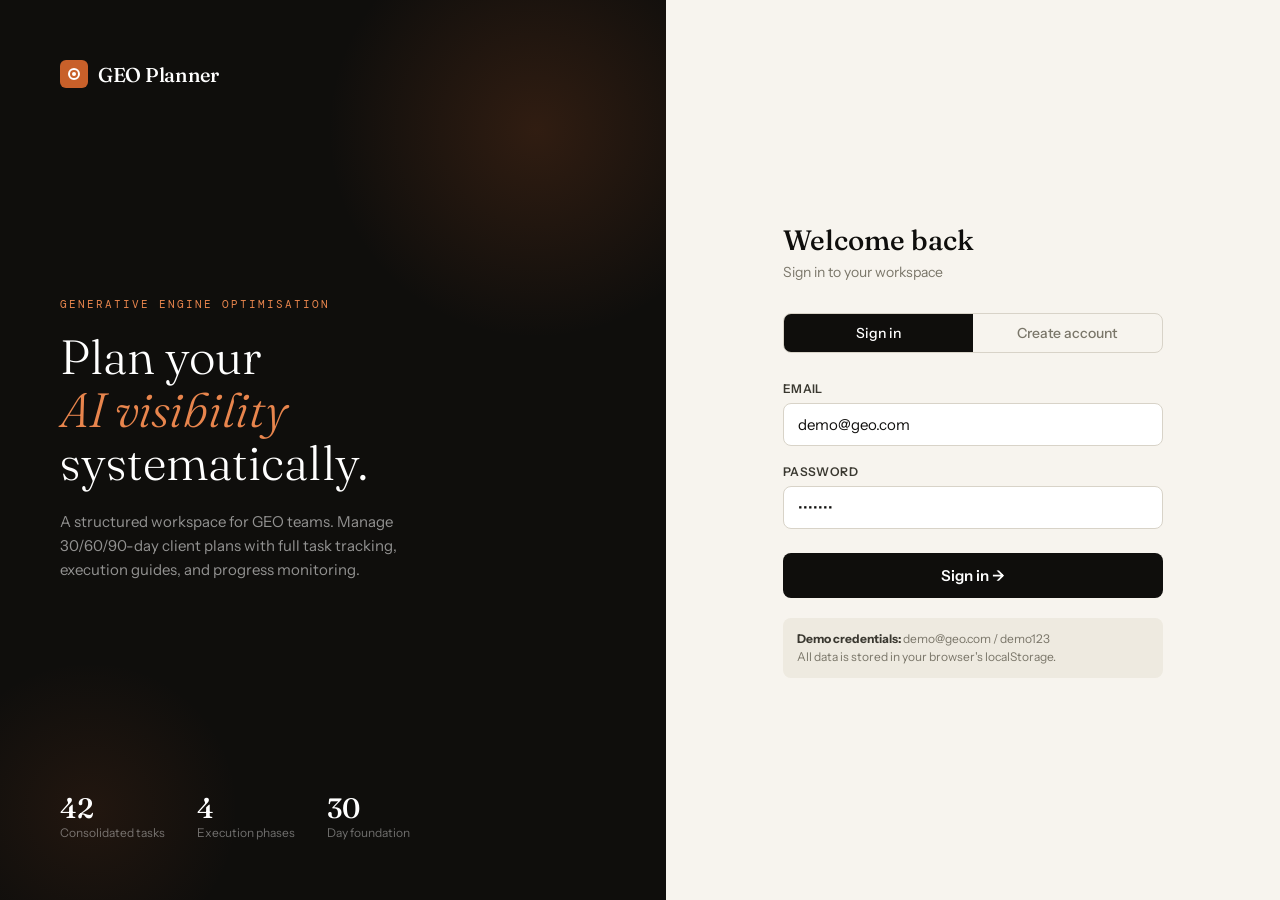
<file: geo-planner.html>
<!DOCTYPE html>
<html lang="en">
<head>
<meta charset="UTF-8">
<meta name="viewport" content="width=device-width, initial-scale=1.0">
<title>GEO Planner</title>
<link href="https://fonts.googleapis.com/css2?family=Fraunces:ital,opsz,wght@0,9..144,300;0,9..144,500;0,9..144,600;1,9..144,300&family=DM+Mono:wght@400;500&family=Instrument+Sans:wght@400;500;600&display=swap" rel="stylesheet">
<style>
  *, *::before, *::after { box-sizing: border-box; margin: 0; padding: 0; }

  :root {
    --ink: #0f0e0c;
    --ink2: #3a3830;
    --ink3: #7a7669;
    --paper: #f7f4ee;
    --paper2: #eeeae0;
    --paper3: #e4dfd3;
    --accent: #c8602a;
    --accent2: #e8854d;
    --green: #2d6a4f;
    --green-light: #d8f3dc;
    --amber: #b5600a;
    --amber-light: #fef3c7;
    --blue: #1a4f7a;
    --blue-light: #dbeafe;
    --border: #d8d3c8;
    --shadow: 0 1px 3px rgba(15,14,12,.08), 0 4px 16px rgba(15,14,12,.06);
    --shadow-lg: 0 8px 32px rgba(15,14,12,.14);
    --r: 8px;
    --r-lg: 14px;
  }

  body {
    font-family: 'Instrument Sans', sans-serif;
    background: var(--paper);
    color: var(--ink);
    min-height: 100vh;
    overflow-x: hidden;
  }

  /* ── SCREENS ── */
  .screen { display: none; min-height: 100vh; }
  .screen.active { display: flex; }

  /* ── AUTH SCREEN ── */
  #auth-screen {
    align-items: stretch;
  }
  .auth-left {
    width: 52%;
    background: var(--ink);
    padding: 60px;
    display: flex;
    flex-direction: column;
    justify-content: space-between;
    position: relative;
    overflow: hidden;
  }
  .auth-left::before {
    content: '';
    position: absolute;
    top: -80px; right: -80px;
    width: 420px; height: 420px;
    border-radius: 50%;
    background: radial-gradient(circle, rgba(200,96,42,.18) 0%, transparent 70%);
    pointer-events: none;
  }
  .auth-left::after {
    content: '';
    position: absolute;
    bottom: -60px; left: -60px;
    width: 300px; height: 300px;
    border-radius: 50%;
    background: radial-gradient(circle, rgba(200,96,42,.1) 0%, transparent 70%);
    pointer-events: none;
  }
  .auth-brand {
    display: flex;
    align-items: center;
    gap: 10px;
  }
  .auth-brand-dot {
    width: 28px; height: 28px;
    background: var(--accent);
    border-radius: 6px;
    display: flex; align-items: center; justify-content: center;
  }
  .auth-brand-dot svg { width: 16px; height: 16px; }
  .auth-brand-name {
    font-family: 'Fraunces', serif;
    font-size: 20px;
    font-weight: 500;
    color: #fff;
    letter-spacing: -.3px;
  }
  .auth-hero {
    position: relative; z-index: 1;
  }
  .auth-hero-label {
    font-family: 'DM Mono', monospace;
    font-size: 11px;
    color: var(--accent2);
    letter-spacing: 2px;
    text-transform: uppercase;
    margin-bottom: 20px;
  }
  .auth-hero h1 {
    font-family: 'Fraunces', serif;
    font-size: 48px;
    font-weight: 300;
    color: #fff;
    line-height: 1.1;
    margin-bottom: 20px;
  }
  .auth-hero h1 em {
    font-style: italic;
    color: var(--accent2);
  }
  .auth-hero p {
    font-size: 15px;
    color: rgba(255,255,255,.55);
    line-height: 1.6;
    max-width: 340px;
  }
  .auth-stats {
    display: flex;
    gap: 32px;
    position: relative; z-index: 1;
  }
  .auth-stat-num {
    font-family: 'Fraunces', serif;
    font-size: 28px;
    color: #fff;
    font-weight: 500;
  }
  .auth-stat-label {
    font-size: 12px;
    color: rgba(255,255,255,.4);
  }

  .auth-right {
    flex: 1;
    display: flex;
    align-items: center;
    justify-content: center;
    padding: 60px 40px;
  }
  .auth-form-card {
    width: 100%;
    max-width: 380px;
  }
  .auth-form-title {
    font-family: 'Fraunces', serif;
    font-size: 28px;
    font-weight: 500;
    color: var(--ink);
    margin-bottom: 6px;
  }
  .auth-form-sub {
    font-size: 14px;
    color: var(--ink3);
    margin-bottom: 32px;
  }
  .auth-tab-row {
    display: flex;
    border: 1px solid var(--border);
    border-radius: var(--r);
    overflow: hidden;
    margin-bottom: 28px;
  }
  .auth-tab {
    flex: 1;
    padding: 10px;
    border: none;
    background: transparent;
    font-family: 'Instrument Sans', sans-serif;
    font-size: 14px;
    font-weight: 500;
    color: var(--ink3);
    cursor: pointer;
    transition: all .2s;
  }
  .auth-tab.active {
    background: var(--ink);
    color: #fff;
  }
  .form-group { margin-bottom: 18px; }
  .form-label {
    display: block;
    font-size: 12px;
    font-weight: 600;
    color: var(--ink2);
    letter-spacing: .4px;
    margin-bottom: 7px;
    text-transform: uppercase;
  }
  .form-input {
    width: 100%;
    padding: 11px 14px;
    border: 1.5px solid var(--border);
    border-radius: var(--r);
    font-family: 'Instrument Sans', sans-serif;
    font-size: 15px;
    color: var(--ink);
    background: #fff;
    transition: border-color .2s, box-shadow .2s;
    outline: none;
  }
  .form-input:focus {
    border-color: var(--accent);
    box-shadow: 0 0 0 3px rgba(200,96,42,.12);
  }
  .btn-primary {
    width: 100%;
    padding: 13px;
    background: var(--ink);
    color: #fff;
    border: none;
    border-radius: var(--r);
    font-family: 'Instrument Sans', sans-serif;
    font-size: 15px;
    font-weight: 600;
    cursor: pointer;
    transition: background .2s, transform .1s;
    margin-top: 6px;
  }
  .btn-primary:hover { background: #1f1d19; }
  .btn-primary:active { transform: scale(.99); }
  .auth-demo-hint {
    margin-top: 20px;
    padding: 12px 14px;
    background: var(--paper2);
    border-radius: var(--r);
    font-size: 12px;
    color: var(--ink3);
    line-height: 1.5;
  }
  .auth-demo-hint strong { color: var(--ink2); }
  .auth-error {
    color: #b91c1c;
    font-size: 13px;
    margin-top: 10px;
    display: none;
  }

  /* ── APP SHELL ── */
  #app-screen { flex-direction: column; }
  .app-topbar {
    height: 52px;
    background: #fff;
    border-bottom: 1px solid var(--border);
    display: flex;
    align-items: center;
    padding: 0 20px;
    gap: 16px;
    position: sticky; top: 0; z-index: 100;
  }
  .topbar-brand {
    display: flex;
    align-items: center;
    gap: 8px;
    font-family: 'Fraunces', serif;
    font-size: 16px;
    font-weight: 500;
    color: var(--ink);
    text-decoration: none;
    cursor: pointer;
  }
  .topbar-dot {
    width: 20px; height: 20px;
    background: var(--accent);
    border-radius: 5px;
    display: flex; align-items: center; justify-content: center;
  }
  .topbar-dot svg { width: 11px; height: 11px; }
  .topbar-sep { width: 1px; height: 20px; background: var(--border); }
  .topbar-breadcrumb {
    display: flex;
    align-items: center;
    gap: 6px;
    font-size: 13px;
    color: var(--ink3);
  }
  .topbar-breadcrumb span { color: var(--ink); font-weight: 500; }
  .topbar-right { margin-left: auto; display: flex; align-items: center; gap: 10px; }
  .topbar-user {
    width: 30px; height: 30px;
    background: var(--ink);
    border-radius: 50%;
    display: flex; align-items: center; justify-content: center;
    font-size: 12px;
    font-weight: 600;
    color: #fff;
    cursor: pointer;
  }
  .topbar-logout {
    font-size: 12px;
    color: var(--ink3);
    cursor: pointer;
    padding: 5px 10px;
    border-radius: 6px;
    border: 1px solid var(--border);
    background: transparent;
    font-family: 'Instrument Sans', sans-serif;
    transition: all .2s;
  }
  .topbar-logout:hover { background: var(--paper2); color: var(--ink); }

  /* ── PROJECTS VIEW ── */
  #projects-view, #plan-selector-view, #plan-view { display: none; }
  #projects-view.active, #plan-selector-view.active, #plan-view.active { display: block; }

  .view-wrap { padding: 40px 48px; max-width: 960px; margin: 0 auto; }

  .view-header {
    display: flex;
    align-items: flex-start;
    justify-content: space-between;
    margin-bottom: 36px;
  }
  .view-title {
    font-family: 'Fraunces', serif;
    font-size: 32px;
    font-weight: 500;
    color: var(--ink);
    line-height: 1.1;
  }
  .view-sub {
    font-size: 14px;
    color: var(--ink3);
    margin-top: 5px;
  }
  .btn-new {
    display: flex;
    align-items: center;
    gap: 7px;
    padding: 10px 18px;
    background: var(--ink);
    color: #fff;
    border: none;
    border-radius: var(--r);
    font-family: 'Instrument Sans', sans-serif;
    font-size: 14px;
    font-weight: 600;
    cursor: pointer;
    transition: background .2s;
    white-space: nowrap;
  }
  .btn-new:hover { background: #1f1d19; }
  .btn-new svg { width: 14px; height: 14px; }

  /* Projects grid */
  .projects-grid {
    display: grid;
    grid-template-columns: repeat(auto-fill, minmax(280px, 1fr));
    gap: 16px;
  }
  .project-card {
    background: #fff;
    border: 1px solid var(--border);
    border-radius: var(--r-lg);
    padding: 22px;
    cursor: pointer;
    transition: all .2s;
    position: relative;
    overflow: hidden;
  }
  .project-card::before {
    content: '';
    position: absolute;
    top: 0; left: 0;
    width: 3px; height: 100%;
    background: var(--accent);
    opacity: 0;
    transition: opacity .2s;
  }
  .project-card:hover { border-color: var(--accent); box-shadow: var(--shadow-lg); }
  .project-card:hover::before { opacity: 1; }
  .project-card-header {
    display: flex;
    align-items: flex-start;
    justify-content: space-between;
    margin-bottom: 12px;
  }
  .project-icon {
    width: 38px; height: 38px;
    background: var(--paper2);
    border-radius: 9px;
    display: flex; align-items: center; justify-content: center;
    font-size: 18px;
  }
  .project-menu-btn {
    width: 28px; height: 28px;
    border: none;
    background: transparent;
    border-radius: 6px;
    cursor: pointer;
    display: flex; align-items: center; justify-content: center;
    color: var(--ink3);
    opacity: 0;
    transition: all .2s;
    position: relative;
    z-index: 2;
  }
  .project-card:hover .project-menu-btn { opacity: 1; }
  .project-menu-btn:hover { background: var(--paper2); color: var(--ink); }
  .project-name {
    font-family: 'Fraunces', serif;
    font-size: 18px;
    font-weight: 500;
    color: var(--ink);
    margin-bottom: 5px;
    line-height: 1.2;
  }
  .project-meta {
    font-family: 'DM Mono', monospace;
    font-size: 11px;
    color: var(--ink3);
  }
  .project-plans {
    display: flex;
    gap: 6px;
    margin-top: 14px;
  }
  .plan-badge {
    padding: 3px 9px;
    border-radius: 20px;
    font-size: 11px;
    font-weight: 600;
    font-family: 'DM Mono', monospace;
  }
  .plan-badge.active { background: var(--green-light); color: var(--green); }
  .plan-badge.locked { background: var(--paper3); color: var(--ink3); }

  /* Context menu */
  .ctx-menu {
    position: fixed;
    background: #fff;
    border: 1px solid var(--border);
    border-radius: 10px;
    box-shadow: var(--shadow-lg);
    padding: 5px;
    z-index: 9999;
    min-width: 160px;
    display: none;
  }
  .ctx-menu.open { display: block; }
  .ctx-item {
    display: flex;
    align-items: center;
    gap: 9px;
    padding: 8px 12px;
    border-radius: 6px;
    font-size: 13px;
    cursor: pointer;
    color: var(--ink2);
    transition: background .15s;
  }
  .ctx-item:hover { background: var(--paper2); }
  .ctx-item.danger { color: #b91c1c; }
  .ctx-item.danger:hover { background: #fef2f2; }
  .ctx-item svg { width: 14px; height: 14px; flex-shrink: 0; }

  /* Empty state */
  .empty-state {
    text-align: center;
    padding: 80px 40px;
    color: var(--ink3);
  }
  .empty-icon {
    font-size: 48px;
    margin-bottom: 16px;
    opacity: .6;
  }
  .empty-title {
    font-family: 'Fraunces', serif;
    font-size: 22px;
    color: var(--ink2);
    margin-bottom: 8px;
  }
  .empty-desc { font-size: 14px; line-height: 1.5; }

  /* ── MODAL ── */
  .modal-overlay {
    position: fixed; inset: 0;
    background: rgba(15,14,12,.4);
    z-index: 1000;
    display: none;
    align-items: center;
    justify-content: center;
    backdrop-filter: blur(2px);
  }
  .modal-overlay.open { display: flex; }
  .modal {
    background: #fff;
    border-radius: var(--r-lg);
    padding: 28px;
    width: 440px;
    box-shadow: var(--shadow-lg);
    animation: modalIn .2s ease;
  }
  @keyframes modalIn {
    from { opacity: 0; transform: scale(.96) translateY(8px); }
    to { opacity: 1; transform: scale(1) translateY(0); }
  }
  .modal-title {
    font-family: 'Fraunces', serif;
    font-size: 22px;
    font-weight: 500;
    margin-bottom: 18px;
  }
  .modal-actions {
    display: flex;
    gap: 10px;
    margin-top: 22px;
    justify-content: flex-end;
  }
  .btn-ghost {
    padding: 9px 18px;
    border: 1px solid var(--border);
    border-radius: var(--r);
    background: transparent;
    font-family: 'Instrument Sans', sans-serif;
    font-size: 14px;
    cursor: pointer;
    color: var(--ink2);
    transition: all .2s;
  }
  .btn-ghost:hover { background: var(--paper2); }
  .btn-danger {
    padding: 9px 18px;
    border: none;
    border-radius: var(--r);
    background: #b91c1c;
    color: #fff;
    font-family: 'Instrument Sans', sans-serif;
    font-size: 14px;
    font-weight: 600;
    cursor: pointer;
    transition: background .2s;
  }
  .btn-danger:hover { background: #991b1b; }
  .btn-confirm {
    padding: 9px 18px;
    border: none;
    border-radius: var(--r);
    background: var(--ink);
    color: #fff;
    font-family: 'Instrument Sans', sans-serif;
    font-size: 14px;
    font-weight: 600;
    cursor: pointer;
    transition: background .2s;
  }
  .btn-confirm:hover { background: #1f1d19; }

  /* ── PLAN SELECTOR ── */
  .plan-selector-back {
    display: flex;
    align-items: center;
    gap: 6px;
    font-size: 13px;
    color: var(--ink3);
    cursor: pointer;
    margin-bottom: 32px;
    width: fit-content;
    transition: color .2s;
  }
  .plan-selector-back:hover { color: var(--ink); }
  .plan-selector-back svg { width: 14px; height: 14px; }

  .plan-cards {
    display: grid;
    grid-template-columns: repeat(3, 1fr);
    gap: 20px;
    margin-top: 8px;
  }
  .plan-card {
    border: 1.5px solid var(--border);
    border-radius: var(--r-lg);
    padding: 28px;
    cursor: pointer;
    transition: all .25s;
    position: relative;
    overflow: hidden;
    background: #fff;
  }
  .plan-card:not(.disabled):hover {
    border-color: var(--accent);
    box-shadow: var(--shadow-lg);
    transform: translateY(-2px);
  }
  .plan-card.disabled {
    opacity: .5;
    cursor: not-allowed;
    filter: grayscale(.3);
  }
  .plan-card-num {
    font-family: 'Fraunces', serif;
    font-size: 52px;
    font-weight: 300;
    color: var(--accent);
    line-height: 1;
    margin-bottom: 4px;
  }
  .plan-card-label {
    font-family: 'DM Mono', monospace;
    font-size: 11px;
    letter-spacing: 2px;
    text-transform: uppercase;
    color: var(--ink3);
    margin-bottom: 16px;
  }
  .plan-card-title {
    font-family: 'Fraunces', serif;
    font-size: 20px;
    font-weight: 500;
    color: var(--ink);
    margin-bottom: 8px;
  }
  .plan-card-desc {
    font-size: 13px;
    color: var(--ink3);
    line-height: 1.5;
  }
  .plan-card-coming {
    position: absolute;
    top: 16px; right: 16px;
    background: var(--paper3);
    color: var(--ink3);
    font-size: 10px;
    font-weight: 600;
    letter-spacing: 1px;
    text-transform: uppercase;
    padding: 3px 8px;
    border-radius: 20px;
    font-family: 'DM Mono', monospace;
  }

  /* ── PLAN VIEW ── */
  .plan-layout {
    display: flex;
    height: calc(100vh - 52px);
  }

  /* Sidebar */
  .plan-sidebar {
    width: 260px;
    flex-shrink: 0;
    background: var(--paper);
    border-right: 1px solid var(--border);
    display: flex;
    flex-direction: column;
    overflow: hidden;
  }
  .sidebar-header {
    padding: 18px 16px 14px;
    border-bottom: 1px solid var(--border);
  }
  .sidebar-project-name {
    font-family: 'Fraunces', serif;
    font-size: 15px;
    font-weight: 500;
    color: var(--ink);
    margin-bottom: 2px;
    white-space: nowrap;
    overflow: hidden;
    text-overflow: ellipsis;
  }
  .sidebar-plan-label {
    font-family: 'DM Mono', monospace;
    font-size: 10px;
    color: var(--accent);
    letter-spacing: 1.5px;
    text-transform: uppercase;
  }
  .sidebar-nav {
    flex: 1;
    overflow-y: auto;
    padding: 10px 8px;
  }
  .sidebar-nav::-webkit-scrollbar { width: 4px; }
  .sidebar-nav::-webkit-scrollbar-track { background: transparent; }
  .sidebar-nav::-webkit-scrollbar-thumb { background: var(--paper3); border-radius: 2px; }

  .nav-phase-label {
    font-family: 'DM Mono', monospace;
    font-size: 9px;
    letter-spacing: 2px;
    text-transform: uppercase;
    color: var(--ink3);
    padding: 10px 8px 5px;
  }
  .nav-item {
    display: flex;
    align-items: center;
    gap: 8px;
    padding: 7px 8px;
    border-radius: 7px;
    cursor: pointer;
    font-size: 13px;
    color: var(--ink2);
    transition: all .15s;
    line-height: 1.3;
  }
  .nav-item:hover { background: var(--paper2); color: var(--ink); }
  .nav-item.active {
    background: #fff;
    color: var(--ink);
    font-weight: 500;
    box-shadow: 0 1px 3px rgba(15,14,12,.08);
  }
  .nav-item-dot {
    width: 6px; height: 6px;
    border-radius: 50%;
    flex-shrink: 0;
    margin-top: 1px;
  }
  .nav-item-num {
    font-family: 'DM Mono', monospace;
    font-size: 10px;
    color: var(--ink3);
    flex-shrink: 0;
    min-width: 22px;
  }
  .nav-progress {
    height: 2px;
    background: var(--paper3);
    margin: 0 8px 2px;
    border-radius: 1px;
    overflow: hidden;
  }
  .nav-progress-bar {
    height: 100%;
    background: var(--green);
    border-radius: 1px;
    transition: width .4s ease;
  }

  /* Plan content */
  .plan-content {
    flex: 1;
    overflow-y: auto;
    background: #fff;
  }
  .plan-content::-webkit-scrollbar { width: 6px; }
  .plan-content::-webkit-scrollbar-track { background: transparent; }
  .plan-content::-webkit-scrollbar-thumb { background: var(--paper3); border-radius: 3px; }

  .chapter {
    max-width: 780px;
    margin: 0 auto;
    padding: 52px 48px 80px;
    display: none;
  }
  .chapter.active { display: block; animation: fadeUp .3s ease; }
  @keyframes fadeUp {
    from { opacity: 0; transform: translateY(10px); }
    to { opacity: 1; transform: translateY(0); }
  }

  .chapter-eyebrow {
    display: flex;
    align-items: center;
    gap: 10px;
    margin-bottom: 14px;
  }
  .chapter-phase-tag {
    font-family: 'DM Mono', monospace;
    font-size: 10px;
    letter-spacing: 1.5px;
    text-transform: uppercase;
    padding: 4px 10px;
    border-radius: 20px;
    font-weight: 500;
  }
  .tag-p1 { background: #dbeafe; color: #1e40af; }
  .tag-p2 { background: #d1fae5; color: #065f46; }
  .tag-p3 { background: #fef3c7; color: #92400e; }
  .tag-p4 { background: #f3e8ff; color: #6b21a8; }

  .chapter-day {
    font-family: 'DM Mono', monospace;
    font-size: 12px;
    color: var(--ink3);
  }
  .chapter-title {
    font-family: 'Fraunces', serif;
    font-size: 30px;
    font-weight: 500;
    color: var(--ink);
    line-height: 1.15;
    margin-bottom: 6px;
  }
  .chapter-subtitle {
    font-size: 15px;
    color: var(--ink3);
    margin-bottom: 28px;
    line-height: 1.5;
  }

  /* Progress bar in chapter */
  .chapter-progress {
    background: var(--paper2);
    border-radius: 12px;
    padding: 14px 18px;
    margin-bottom: 28px;
    display: flex;
    align-items: center;
    gap: 14px;
  }
  .chapter-progress-bar-wrap {
    flex: 1;
    height: 6px;
    background: var(--paper3);
    border-radius: 3px;
    overflow: hidden;
  }
  .chapter-progress-bar {
    height: 100%;
    background: var(--green);
    border-radius: 3px;
    transition: width .4s;
  }
  .chapter-progress-text {
    font-family: 'DM Mono', monospace;
    font-size: 12px;
    color: var(--ink3);
    white-space: nowrap;
  }

  /* Tasks */
  .tasks-list { display: flex; flex-direction: column; gap: 10px; }

  .task-item {
    border: 1.5px solid var(--border);
    border-radius: 10px;
    overflow: hidden;
    transition: border-color .2s;
    background: #fff;
  }
  .task-item:has(.task-check:checked) { border-color: var(--green); }

  .task-header {
    display: flex;
    align-items: flex-start;
    gap: 12px;
    padding: 14px 16px;
    cursor: pointer;
    user-select: none;
  }
  .task-check-wrap {
    flex-shrink: 0;
    margin-top: 1px;
    position: relative;
  }
  .task-check {
    width: 18px; height: 18px;
    border: 2px solid var(--border);
    border-radius: 5px;
    appearance: none;
    cursor: pointer;
    transition: all .2s;
    flex-shrink: 0;
  }
  .task-check:checked {
    background: var(--green);
    border-color: var(--green);
  }
  .task-check:checked::after {
    content: '';
    display: block;
    width: 10px; height: 6px;
    border-left: 2px solid #fff;
    border-bottom: 2px solid #fff;
    transform: rotate(-45deg);
    margin: 3px 0 0 3px;
  }
  .task-main { flex: 1; min-width: 0; }
  .task-num {
    font-family: 'DM Mono', monospace;
    font-size: 10px;
    color: var(--ink3);
    margin-bottom: 3px;
  }
  .task-name {
    font-size: 14px;
    font-weight: 600;
    color: var(--ink);
    line-height: 1.35;
    transition: color .2s;
  }
  .task-item:has(.task-check:checked) .task-name {
    color: var(--ink3);
    text-decoration: line-through;
    text-decoration-color: var(--ink3);
  }
  .task-meta-row {
    display: flex;
    align-items: center;
    gap: 8px;
    margin-top: 5px;
    flex-wrap: wrap;
  }
  .task-tag {
    font-family: 'DM Mono', monospace;
    font-size: 10px;
    padding: 2px 7px;
    border-radius: 4px;
    font-weight: 500;
  }
  .task-tag.qw { background: var(--green-light); color: var(--green); }
  .task-tag.training { background: var(--amber-light); color: var(--amber); }
  .task-tag.owner { background: var(--blue-light); color: var(--blue); }
  .task-toggle {
    flex-shrink: 0;
    width: 24px; height: 24px;
    border: none;
    background: transparent;
    cursor: pointer;
    color: var(--ink3);
    border-radius: 5px;
    display: flex; align-items: center; justify-content: center;
    transition: all .2s;
    margin-top: 2px;
  }
  .task-toggle:hover { background: var(--paper2); color: var(--ink); }
  .task-toggle svg { width: 14px; height: 14px; transition: transform .25s; }
  .task-item.expanded .task-toggle svg { transform: rotate(180deg); }

  .task-body {
    display: none;
    padding: 0 16px 16px 46px;
    border-top: 1px solid var(--paper2);
    margin-top: -2px;
  }
  .task-item.expanded .task-body { display: block; }

  .task-section {
    margin-top: 14px;
  }
  .task-section-label {
    font-family: 'DM Mono', monospace;
    font-size: 10px;
    letter-spacing: 1.5px;
    text-transform: uppercase;
    color: var(--ink3);
    margin-bottom: 8px;
    display: flex;
    align-items: center;
    gap: 6px;
  }
  .task-section-label::after {
    content: '';
    flex: 1;
    height: 1px;
    background: var(--paper3);
  }

  .task-execution {
    font-size: 13px;
    color: var(--ink2);
    line-height: 1.7;
    white-space: pre-wrap;
    font-family: 'Instrument Sans', sans-serif;
  }
  .task-execution strong { color: var(--ink); font-weight: 600; }

  .task-info-grid {
    display: grid;
    grid-template-columns: 1fr 1fr;
    gap: 8px;
    margin-top: 10px;
  }
  .task-info-item {
    background: var(--paper);
    border-radius: 7px;
    padding: 10px 12px;
  }
  .task-info-label {
    font-family: 'DM Mono', monospace;
    font-size: 9px;
    letter-spacing: 1.5px;
    text-transform: uppercase;
    color: var(--ink3);
    margin-bottom: 4px;
  }
  .task-info-val {
    font-size: 13px;
    color: var(--ink2);
    font-weight: 500;
    line-height: 1.4;
  }

  .task-notes-area {
    width: 100%;
    min-height: 60px;
    border: 1.5px solid var(--border);
    border-radius: 7px;
    padding: 10px 12px;
    font-family: 'Instrument Sans', sans-serif;
    font-size: 13px;
    color: var(--ink);
    resize: vertical;
    outline: none;
    background: var(--paper);
    transition: border-color .2s;
    line-height: 1.6;
  }
  .task-notes-area:focus { border-color: var(--accent); background: #fff; }
  .task-notes-area::placeholder { color: var(--ink3); }
  .task-link-row {
    display: flex;
    align-items: center;
    gap: 8px;
    background: var(--paper);
    border: 1.5px solid var(--border);
    border-radius: 7px;
    padding: 0 10px 0 12px;
    transition: border-color .2s, background .2s;
  }
  .task-link-row:focus-within {
    border-color: var(--accent);
    background: #fff;
  }
  .task-link-icon {
    display: flex;
    align-items: center;
    flex-shrink: 0;
    color: var(--ink3);
  }
  .task-link-icon svg { width: 14px; height: 14px; }
  .task-link-input {
    flex: 1;
    border: none;
    background: transparent;
    font-family: "Instrument Sans", sans-serif;
    font-size: 13px;
    color: var(--ink);
    padding: 9px 0;
    outline: none;
    min-width: 0;
  }
  .task-link-input::placeholder { color: var(--ink3); }
  .task-link-open {
    flex-shrink: 0;
    display: none;
    align-items: center;
    justify-content: center;
    width: 26px; height: 26px;
    border-radius: 5px;
    border: none;
    background: transparent;
    color: var(--ink3);
    cursor: pointer;
    transition: background .15s, color .15s;
    text-decoration: none;
  }
  .task-link-open:hover { background: var(--paper2); color: var(--ink); }
  .task-link-open svg { width: 12px; height: 12px; }
  .task-link-row.has-value .task-link-open { display: flex; }


  /* Chapter nav */
  .chapter-nav-row {
    display: flex;
    justify-content: space-between;
    align-items: center;
    margin-top: 40px;
    padding-top: 24px;
    border-top: 1px solid var(--paper3);
  }
  .chapter-nav-btn {
    display: flex;
    align-items: center;
    gap: 7px;
    padding: 9px 16px;
    border: 1.5px solid var(--border);
    border-radius: var(--r);
    background: transparent;
    font-family: 'Instrument Sans', sans-serif;
    font-size: 13px;
    font-weight: 500;
    color: var(--ink2);
    cursor: pointer;
    transition: all .2s;
  }
  .chapter-nav-btn:hover { border-color: var(--ink); color: var(--ink); }
  .chapter-nav-btn:disabled { opacity: .3; cursor: not-allowed; }
  .chapter-nav-btn svg { width: 14px; height: 14px; }

  @media (max-width: 700px) {
    .auth-left { display: none; }
    .plan-sidebar { width: 220px; }
    .chapter { padding: 32px 20px 60px; }
    .view-wrap { padding: 24px 20px; }
    .plan-cards { grid-template-columns: 1fr; }
  }

  /* ── SAVE BUTTON ── */
  .btn-save {
    display: none;
    align-items: center;
    gap: 7px;
    padding: 8px 16px;
    background: var(--green);
    color: #fff;
    border: none;
    border-radius: var(--r);
    font-family: 'Instrument Sans', sans-serif;
    font-size: 13px;
    font-weight: 600;
    cursor: pointer;
    transition: background .2s, transform .1s;
    position: relative;
  }
  .btn-save.visible { display: flex; }
  .btn-save:hover { background: #245a42; }
  .btn-save:active { transform: scale(.98); }
  .btn-save svg { width: 14px; height: 14px; }
  .save-dot {
    position: absolute;
    top: -3px; right: -3px;
    width: 8px; height: 8px;
    background: var(--accent);
    border-radius: 50%;
    border: 2px solid #fff;
    display: none;
  }
  .btn-save.dirty .save-dot { display: block; }

  /* ── TOAST ── */
  .toast {
    position: fixed;
    bottom: 28px;
    left: 50%;
    transform: translateX(-50%) translateY(20px);
    background: var(--ink);
    color: #fff;
    padding: 10px 20px;
    border-radius: 24px;
    font-size: 13px;
    font-weight: 500;
    opacity: 0;
    pointer-events: none;
    transition: opacity .25s, transform .25s;
    z-index: 9999;
    white-space: nowrap;
    display: flex;
    align-items: center;
    gap: 8px;
  }
  .toast.show {
    opacity: 1;
    transform: translateX(-50%) translateY(0);
  }
  .toast svg { width: 14px; height: 14px; flex-shrink: 0; }

  /* ── EDITOR TOOLBAR ── */
  .exec-editor-wrap {
    border: 1.5px solid var(--border);
    border-radius: 8px;
    overflow: hidden;
    transition: border-color .2s;
    background: #fff;
  }
  .exec-editor-wrap:focus-within { border-color: var(--accent); }
  .exec-toolbar {
    display: flex;
    align-items: center;
    gap: 2px;
    padding: 6px 8px;
    background: var(--paper);
    border-bottom: 1px solid var(--border);
    flex-wrap: wrap;
  }
  .exec-toolbar-btn {
    width: 28px; height: 28px;
    border: none;
    background: transparent;
    border-radius: 5px;
    cursor: pointer;
    display: flex; align-items: center; justify-content: center;
    color: var(--ink2);
    font-size: 12px;
    font-family: 'Instrument Sans', sans-serif;
    font-weight: 600;
    transition: background .15s, color .15s;
    flex-shrink: 0;
  }
  .exec-toolbar-btn:hover { background: var(--paper3); color: var(--ink); }
  .exec-toolbar-btn.active { background: var(--ink); color: #fff; }
  .exec-toolbar-btn svg { width: 13px; height: 13px; }
  .exec-toolbar-sep {
    width: 1px; height: 18px;
    background: var(--border);
    margin: 0 3px;
    flex-shrink: 0;
  }
  .exec-editor {
    min-height: 160px;
    padding: 12px 14px;
    font-family: 'Instrument Sans', sans-serif;
    font-size: 13px;
    color: var(--ink);
    line-height: 1.7;
    outline: none;
    white-space: pre-wrap;
    word-wrap: break-word;
    background: #fff;
  }
  .exec-editor strong { color: var(--ink); }
  .exec-editor em { font-style: italic; }
  .exec-editor code {
    font-family: 'DM Mono', monospace;
    font-size: 12px;
    background: var(--paper2);
    padding: 1px 5px;
    border-radius: 3px;
    color: var(--ink2);
  }
  .exec-editor ul, .exec-editor ol {
    padding-left: 20px;
    margin: 4px 0;
  }
  .exec-editor li { margin: 2px 0; }
  .exec-editor [data-section] {
    font-weight: 700;
    color: var(--ink);
    display: block;
    margin-top: 8px;
  }

  /* ── EDITABLE TOOLS ── */
  .tools-editable {
    width: 100%;
    border: none;
    background: transparent;
    font-family: 'Instrument Sans', sans-serif;
    font-size: 13px;
    color: var(--ink2);
    font-weight: 500;
    line-height: 1.4;
    outline: none;
    resize: none;
    min-height: 28px;
    padding: 0;
  }
  .tools-editable:focus {
    color: var(--ink);
  }
  .task-info-item.editable {
    border: 1.5px solid transparent;
    transition: border-color .2s;
    cursor: text;
  }
  .task-info-item.editable:focus-within {
    border-color: var(--accent);
    background: #fff;
  }
  .tools-editable::placeholder { color: var(--ink3); font-weight: 400; }

  /* ── MODIFIED BADGE ── */
  .task-modified-badge {
    display: none;
    font-family: 'DM Mono', monospace;
    font-size: 9px;
    letter-spacing: 1px;
    text-transform: uppercase;
    background: var(--amber-light);
    color: var(--amber);
    padding: 2px 7px;
    border-radius: 4px;
    margin-left: 6px;
    vertical-align: middle;
  }
  .task-modified-badge.visible { display: inline; }

</style>
</head>
<body>

<!-- ═══════════════════════════════════════════════
     AUTH SCREEN
═══════════════════════════════════════════════ -->
<div id="auth-screen" class="screen active">
  <div class="auth-left">
    <div class="auth-brand">
      <div class="auth-brand-dot">
        <svg viewBox="0 0 16 16" fill="none"><circle cx="8" cy="8" r="5" stroke="#fff" stroke-width="2"/><circle cx="8" cy="8" r="2" fill="#fff"/></svg>
      </div>
      <span class="auth-brand-name">GEO Planner</span>
    </div>
    <div class="auth-hero">
      <div class="auth-hero-label">Generative Engine Optimisation</div>
      <h1>Plan your<br><em>AI visibility</em><br>systematically.</h1>
      <p>A structured workspace for GEO teams. Manage 30/60/90-day client plans with full task tracking, execution guides, and progress monitoring.</p>
    </div>
    <div class="auth-stats">
      <div>
        <div class="auth-stat-num">42</div>
        <div class="auth-stat-label">Consolidated tasks</div>
      </div>
      <div>
        <div class="auth-stat-num">4</div>
        <div class="auth-stat-label">Execution phases</div>
      </div>
      <div>
        <div class="auth-stat-num">30</div>
        <div class="auth-stat-label">Day foundation</div>
      </div>
    </div>
  </div>
  <div class="auth-right">
    <div class="auth-form-card">
      <div class="auth-form-title">Welcome back</div>
      <div class="auth-form-sub">Sign in to your workspace</div>
      <div class="auth-tab-row">
        <button class="auth-tab active" onclick="setAuthTab('login')">Sign in</button>
        <button class="auth-tab" onclick="setAuthTab('register')">Create account</button>
      </div>
      <div id="login-form">
        <div class="form-group">
          <label class="form-label">Email</label>
          <input class="form-input" type="email" id="login-email" placeholder="you@agency.com" value="demo@geo.com">
        </div>
        <div class="form-group">
          <label class="form-label">Password</label>
          <input class="form-input" type="password" id="login-password" placeholder="••••••••" value="demo123">
        </div>
        <div class="auth-error" id="login-error">Invalid email or password.</div>
        <button class="btn-primary" onclick="handleLogin()">Sign in →</button>
      </div>
      <div id="register-form" style="display:none">
        <div class="form-group">
          <label class="form-label">Full name</label>
          <input class="form-input" type="text" id="reg-name" placeholder="Your name">
        </div>
        <div class="form-group">
          <label class="form-label">Email</label>
          <input class="form-input" type="email" id="reg-email" placeholder="you@agency.com">
        </div>
        <div class="form-group">
          <label class="form-label">Password</label>
          <input class="form-input" type="password" id="reg-password" placeholder="Min. 6 characters">
        </div>
        <div class="auth-error" id="reg-error"></div>
        <button class="btn-primary" onclick="handleRegister()">Create account →</button>
      </div>
      <div class="auth-demo-hint">
        <strong>Demo credentials:</strong> demo@geo.com / demo123<br>
        All data is stored in your browser's localStorage.
      </div>
    </div>
  </div>
</div>

<!-- ═══════════════════════════════════════════════
     APP SCREEN
═══════════════════════════════════════════════ -->
<div id="app-screen" class="screen">
  <div class="app-topbar">
    <div class="topbar-brand" onclick="goTo('projects')">
      <div class="topbar-dot">
        <svg viewBox="0 0 16 16" fill="none"><circle cx="8" cy="8" r="5" stroke="#fff" stroke-width="1.5"/><circle cx="8" cy="8" r="2" fill="#fff"/></svg>
      </div>
      GEO Planner
    </div>
    <div class="topbar-sep"></div>
    <div class="topbar-breadcrumb" id="breadcrumb">
      <span>Clients</span>
    </div>
    <div class="topbar-right">
      <button class="btn-save" id="save-btn" onclick="saveAllEdits()">
        <div class="save-dot"></div>
        <svg viewBox="0 0 16 16" fill="none"><path d="M2 10v3a1 1 0 001 1h10a1 1 0 001-1v-3M8 2v8M5 7l3 3 3-3" stroke="currentColor" stroke-width="1.5" stroke-linecap="round" stroke-linejoin="round"/></svg>
        Save changes
      </button>
      <div class="topbar-user" id="topbar-user-initials">?</div>
      <button class="topbar-logout" onclick="handleLogout()">Sign out</button>
    </div>
  </div>

  <!-- PROJECTS VIEW -->
  <div id="projects-view" class="active">
    <div class="view-wrap">
      <div class="view-header">
        <div>
          <div class="view-title">Clients</div>
          <div class="view-sub">Your GEO client workspaces</div>
        </div>
        <button class="btn-new" onclick="openNewProjectModal()">
          <svg viewBox="0 0 16 16" fill="none"><path d="M8 3v10M3 8h10" stroke="currentColor" stroke-width="2" stroke-linecap="round"/></svg>
          New client
        </button>
      </div>
      <div class="projects-grid" id="projects-grid"></div>
    </div>
  </div>

  <!-- PLAN SELECTOR VIEW -->
  <div id="plan-selector-view">
    <div class="view-wrap">
      <div class="plan-selector-back" onclick="goTo('projects')">
        <svg viewBox="0 0 16 16" fill="none"><path d="M10 12L6 8l4-4" stroke="currentColor" stroke-width="1.5" stroke-linecap="round" stroke-linejoin="round"/></svg>
        Back to clients
      </div>
      <div class="view-header">
        <div>
          <div class="view-title" id="selector-project-name">Client</div>
          <div class="view-sub">Choose a plan to work on</div>
        </div>
      </div>
      <div class="plan-cards">
        <div class="plan-card" onclick="openPlan(30)">
          <div class="plan-card-num">30</div>
          <div class="plan-card-label">Day Plan</div>
          <div class="plan-card-title">Foundation & Audit</div>
          <div class="plan-card-desc">Full GEO audit, baseline measurement, quick wins implementation, and Month 2 roadmap delivery.</div>
        </div>
        <div class="plan-card disabled">
          <div class="plan-card-coming">Coming soon</div>
          <div class="plan-card-num">60</div>
          <div class="plan-card-label">Day Plan</div>
          <div class="plan-card-title">Implementation</div>
          <div class="plan-card-desc">Content rewrites, schema deployment, trust building, and off-site activation.</div>
        </div>
        <div class="plan-card disabled">
          <div class="plan-card-coming">Coming soon</div>
          <div class="plan-card-num">90</div>
          <div class="plan-card-label">Day Plan</div>
          <div class="plan-card-title">Scale & Authority</div>
          <div class="plan-card-desc">Content scaling, PR amplification, reputation building, and final attribution.</div>
        </div>
      </div>
    </div>
  </div>

  <!-- PLAN VIEW -->
  <div id="plan-view">
    <div class="plan-layout">
      <!-- Sidebar -->
      <div class="plan-sidebar">
        <div class="sidebar-header">
          <div class="sidebar-project-name" id="sidebar-project-name">Client</div>
          <div class="sidebar-plan-label">30-Day Plan</div>
        </div>
        <div class="sidebar-nav" id="sidebar-nav"></div>
      </div>
      <!-- Content -->
      <div class="plan-content" id="plan-content"></div>
    </div>
  </div>
</div>

<!-- Context menu -->
<div class="ctx-menu" id="ctx-menu">
  <div class="ctx-item" onclick="ctxAction('rename')">
    <svg viewBox="0 0 16 16" fill="none"><path d="M11 2.5a1.5 1.5 0 012.122 2.122L5.5 12.244 2 13.5l1.256-3.5L11 2.5z" stroke="currentColor" stroke-width="1.4" stroke-linecap="round" stroke-linejoin="round"/></svg>
    Rename client
  </div>
  <div class="ctx-item danger" onclick="ctxAction('delete')">
    <svg viewBox="0 0 16 16" fill="none"><path d="M3 5h10M6 5V3h4v2M6 8v4M10 8v4M4 5l1 9h6l1-9" stroke="currentColor" stroke-width="1.4" stroke-linecap="round" stroke-linejoin="round"/></svg>
    Delete client
  </div>
</div>

<!-- Modals -->
<div class="modal-overlay" id="new-project-modal">
  <div class="modal">
    <div class="modal-title">New client</div>
    <div class="form-group">
      <label class="form-label">Company name</label>
      <input class="form-input" type="text" id="new-project-name" placeholder="e.g. Acme Corp" autofocus>
    </div>
    <div class="modal-actions">
      <button class="btn-ghost" onclick="closeModal('new-project-modal')">Cancel</button>
      <button class="btn-confirm" onclick="createProject()">Create client</button>
    </div>
  </div>
</div>

<div class="modal-overlay" id="rename-modal">
  <div class="modal">
    <div class="modal-title">Rename client</div>
    <div class="form-group">
      <label class="form-label">Company name</label>
      <input class="form-input" type="text" id="rename-input" placeholder="Company name">
    </div>
    <div class="modal-actions">
      <button class="btn-ghost" onclick="closeModal('rename-modal')">Cancel</button>
      <button class="btn-confirm" onclick="confirmRename()">Save</button>
    </div>
  </div>
</div>

<div class="modal-overlay" id="delete-modal">
  <div class="modal">
    <div class="modal-title">Delete client?</div>
    <p style="font-size:14px;color:var(--ink3);line-height:1.5;margin-bottom:4px;">This will permanently delete <strong id="delete-project-name" style="color:var(--ink)">the client</strong> and all its data. This cannot be undone.</p>
    <div class="modal-actions">
      <button class="btn-ghost" onclick="closeModal('delete-modal')">Cancel</button>
      <button class="btn-danger" onclick="confirmDelete()">Delete client</button>
    </div>
  </div>
</div>

<script>
// ═══════════════════════════════════════
// DATA
// ═══════════════════════════════════════

const DEMO_USER = { email: 'demo@geo.com', password: 'demo123', name: 'Demo User' };

const PLAN_30_DATA = [
  {
    id: 'p1', phase: 'PHASE 1', phaseTag: 'tag-p1', phaseLabel: 'Foundation & Access',
    days: 'Days 1–5', color: '#1e40af',
    title: 'Setup & Access',
    subtitle: 'Get the team aligned, infrastructure live, and all access confirmed before any work begins.',
    tasks: [
      {
        id: 't1', num: '01', qw: false, training: false, owner: 'CSM',
        name: 'Align internal team — distribute 1-page project brief',
        execution: `1. CSM creates Google Doc: 'GEO Project Brief – [Client Name]'
   Include: client name · start date · 30/60/90-day deliverables · each team member's role · a 'What GEO is / is not' section (2–3 sentences max).

2. Share brief via Basecamp 24 hrs BEFORE the kick-off meeting.
   Subject: '[Client] GEO Kick-off – Please Read Before [Date]'.

3. Request read-receipt or ✅ emoji reply from every recipient.

4. Hold a 60–90 min internal kick-off in Google Meet.
   Invite: SEO lead · content lead · analytics · social · client services.

5. Fill in a RACI table per workstream:
   Workstream | Responsible | Accountable | Consulted | Informed
   Save RACI in Google Drive project folder.

DONE WHEN: Brief acknowledged by 100% of team. RACI saved and shared.`,
        tools: 'Google Meet · Google Docs · Basecamp',
        dependency: 'No prior steps',
      },
      {
        id: 't2', num: '02', qw: false, training: false, owner: 'CSM',
        name: 'Build stakeholder map and confirm ownership per workstream',
        execution: `1. Open new Google Sheet tab 'Stakeholder Map'.
   Columns: Name | Department | Role | Email | Slack handle

2. Fill in all known names. Leave blanks for unknowns.
3. Circulate to manager to validate and fill gaps.
4. Mark sheet as 'v1 – confirmed [date]'.
5. For each workstream, name ONE person per role:
   Workstream | Delivery Owner | Approver | Implementation Owner | Reporting Owner
6. Ask each person to reply 'Confirmed' in Slack or email.

DONE WHEN: Stakeholder map zero blank rows. Every workstream confirmed.`,
        tools: 'Google Sheets · Slack · Basecamp',
        dependency: 'Task 1',
      },
      {
        id: 't3', num: '03', qw: false, training: false, owner: 'CSM + Analyst',
        name: 'Create GEO working folder structure in Google Drive and Basecamp',
        execution: `GOOGLE DRIVE:
Create top-level folder: [Client Name] – GEO – [Month YYYY]
Sub-folders:
  00_Admin | 01_Strategy | 02_Technical_Audit | 03_Content_Audit
  04_Schema | 05_GEO_Readiness | 06_AI_Benchmarking | 07_Brand_Narrative
  08_Trust_Proof | 09_Reporting | 10_Client_Deliverables

Share: Edit access for team. View for client.

BASECAMP:
Create matching project. Add all team members with correct permissions.
Pin Drive link in Basecamp.

ALSO CHECK:
· Confirm CRM / lead database access is available.
· Cross-check tools from audit vs what access exists now. Flag gaps.

DONE WHEN: Drive folder live. Basecamp project active. Drive link pinned.`,
        tools: 'Google Drive · Basecamp',
        dependency: 'Task 2',
      },
      {
        id: 't4', num: '04', qw: false, training: false, owner: 'CSM',
        name: 'Align team on reporting cadence and 90-day working model',
        execution: `Run a 30-min internal team meeting (separate from kick-off):
Title: 'GEO [Client] – Working Model Alignment'

Decide and document:
· Reporting day (client-facing delivery)
· Internal review day/time (who reviews before client sees)
· Client sync day/time (biweekly)
· Weekly internal check-in day/time (30 min — separate from client syncs)
· Tool stack confirmed
· Who has final approval before client delivery

Save meeting notes to 00_Admin. Pin as Basecamp note.

DONE WHEN: All cadence decisions confirmed and pinned.`,
        tools: 'Google Calendar · Basecamp',
        dependency: 'Task 1',
      },
      {
        id: 't5', num: '05', qw: false, training: false, owner: 'CSM',
        name: 'Send client access questionnaire and book all syncs',
        execution: `ACCESS QUESTIONNAIRE:
1. Prepare Google Sheet credentials template with rows for:
   GA4 | GSC | Bing WMT | GTM | CMS | Hosting/CDN | Schema plugin
   Screaming Frog | SEMrush | YouTube Studio | GBP | Reddit | Trustpilot | G2 | Capterra | Social accounts

2. Pre-fill team email address the client should grant access to.
3. Send: '[Client] – Access Request for GEO Project' — 48hr deadline.

CALENDAR:
4. Create recurring event: '[Client] GEO Biweekly Sync' — every 2 weeks, 13 occurrences.
   Attach standing agenda: Actions → Progress → Priorities → Blockers → Questions
5. Create weekly internal check-in (30 min) for delivery team.

DONE WHEN: Questionnaire sent. All syncs in calendar.`,
        tools: 'Google Sheets · Email · Google Calendar',
        dependency: 'Task 4',
      },
      {
        id: 't6', num: '06', qw: false, training: true, owner: 'Analyst',
        name: 'Verify access to all analytics and technical platforms (incl. Bing WMT)',
        execution: `CREATE ACCESS LOG:
New Google Sheet tab 'Access Log'.
Columns: Platform | URL/Login Link | Access Level | Date Confirmed | Status (✅/❌) | Blocker Notes

VERIFY EACH PLATFORM:
· GA4: Admin → Data Streams → green status. Realtime report: visit site → appear instantly.
· GSC: Confirm canonical domain (https://). Check 3+ months data loads.
· Bing WMT ⚠ DO NOT SKIP — surfaces AI performance data:
  Log in at bing.com/webmasters. If not set: verify via XML file or meta tag.
  Navigate to 'AI Performance' report. Screenshot baseline data.
· GTM: Correct container loads. No duplicate tags. Consent mode OK.
· CMS: Confirm you can view AND edit pages (not just view).
· Schema plugin (Yoast / RankMath / Schema Pro): installed and accessible.
· Screaming Frog: licence valid. · SEMrush: client project accessible.

FLAG IMMEDIATELY:
· Any 2FA or permission issues
· Access level lower than needed (View when Edit needed)
· For any ❌: log specific error + person responsible

DONE WHEN: ✅ on all platforms or documented escalation path for each ❌.`,
        tools: 'GA4 · GSC · Bing WMT · GTM · CMS · Screaming Frog · SEMrush',
        dependency: 'Task 5',
      },
      {
        id: 't7', num: '07', qw: false, training: false, owner: 'CSM + Analyst',
        name: 'Verify access to YouTube, social, review platforms, and GBP',
        execution: `ADD TO ACCESS LOG (same sheet as task 6):
YouTube Studio | LinkedIn | Facebook | Instagram | Twitter/X | Reddit
GBP | Trustpilot | G2 | Capterra | Clutch | Yelp | Sector-specific platforms

Mark ✅ or ❌ with blocker notes for each.

IF PLATFORMS DON'T EXIST:
· YouTube channel missing → flag as creation task.
· No Trustpilot profile → do NOT default to creating one.
  First check which review platforms include brand reviews (task 38).
  Create only on high-influence platforms.
· Request a @clientcompany email ID for account creation where needed.

DONE WHEN: All social/review rows confirmed with status.`,
        tools: 'GBP · YouTube Studio · Trustpilot · G2 · Capterra · Clutch',
        dependency: 'Task 5',
      },
      {
        id: 't8', num: '08', qw: false, training: false, owner: 'CSM',
        name: 'Create Blockers Log — assign owner and resolution date for every gap',
        execution: `1. Add tab 'Blockers Log' to Access Log Google Sheet.
   Columns: Blocker Description | Platform | Impact if Unresolved | Owner | Target Resolution Date | Status

2. Copy every ❌ from Access Log into this tab immediately.
3. Assign owner (internal or client) + specific resolution date per blocker.
4. Share with account manager.
5. Flag in Basecamp which tasks in Days 5+ CANNOT START until each blocker is resolved.
6. Send follow-up email for unresolved items with a hard deadline.

DONE WHEN: Zero unowned blockers. Every item has owner + date + impact.`,
        tools: 'Google Sheets · Basecamp · Email',
        dependency: 'Tasks 6–7',
      },
      {
        id: 't9', num: '09', qw: false, training: false, owner: 'CSM',
        name: 'Verify GEO Audit status — check freshness before proceeding',
        execution: `CSM reviews Google Drive for an existing GEO Audit document.

IF NO AUDIT EXISTS:
· Flag to delivery lead immediately.
· Do not start strategy tasks until audit is confirmed.

IF AUDIT IS < 2 MONTHS OLD:
· Treat as valid input. Proceed.

IF AUDIT IS > 2 MONTHS OLD:
· Note which sections need refreshing:
  - Entity data (company details, schema accuracy)
  - AI snapshot (which LLMs cite the brand)
  - Competitor citations (who appears now vs at audit)
· Log as Basecamp to-do before team proceeds.

DONE WHEN: Audit status confirmed and action flagged if needed.`,
        tools: 'Google Drive · Basecamp',
        dependency: 'Task 3',
      },
    ]
  },
  {
    id: 'p2', phase: 'PHASE 2', phaseTag: 'tag-p2', phaseLabel: 'Audit & Baseline',
    days: 'Days 2–14', color: '#065f46',
    title: 'Strategic Alignment',
    subtitle: 'Confirm business objectives, run the client kickoff, define the prompt set, and lock it with sign-off.',
    tasks: [
      {
        id: 't10', num: '10', qw: false, training: false, owner: 'CSM',
        name: 'Run client kickoff — capture goals, audience, markets, and 90-day success definition',
        execution: `BEFORE THE CALL (24 hrs prior):
· Send kickoff agenda Google Doc to client.
· Send prep email: 'We have booked the meeting — prepare the following and bring key stakeholders.'
· RECORD THE CALL.

THE CALL (90 min):
· Confirm project goal, timeline, scope (10 min).
· Document answers to:
  - Business goal in 90 days? (leads / revenue / awareness)
  - Top 2–3 most valuable services or products?
  - Primary buyer — who? What pain before finding this company?
  - What questions do buyers ask before purchasing?
  - Target geographies and languages?
  - Compliance / legal / messaging restrictions?
  - What does success look like at Day 30 / 60 / 90?
  - Primary conversion actions (purchase / quote / contact / demo)?

AFTER THE CALL (within 24 hrs):
· Clean up notes. Send to client for sign-off via email.
· Save confirmed doc in /01_Strategy.

DONE WHEN: Client has confirmed the summary doc in writing.`,
        tools: 'Google Meet · Google Docs (kickoff agenda template)',
        dependency: 'Task 8',
      },
      {
        id: 't11', num: '11', qw: false, training: false, owner: 'Analyst',
        name: 'Identify primary audience segments, pain points, and key themes',
        execution: `1. Analyst reviews existing client materials: past briefs · personas · previous audits.
2. In kickoff (task 10): ask client to come prepared.
3. Draft audience segment map:
   Segment Name | Core Pain Points | Buying Questions | Decision Triggers
   Branded Search Themes | Non-Branded Search Themes

4. Share with CSM for review. Save in /01_Strategy.

Note: Do NOT duplicate Brand Narrative. This is about buyer behaviour.`,
        tools: 'Google Docs · Kickoff notes',
        dependency: 'Task 10',
      },
      {
        id: 't12', num: '12', qw: false, training: false, owner: 'CSM + Analyst',
        name: 'Confirm target markets, geographies, languages, and compliance restrictions',
        execution: `Covered in kickoff (task 10). Separately confirm:
· All target countries and regions
· Languages the site operates in
· Compliance or regulatory restrictions (healthcare, finance, legal)
· Claims requiring legal approval — flag in red in Brand Brief doc

CSM confirms in kickoff or via follow-up email.
Analyst logs in /01_Strategy.`,
        tools: 'Kickoff notes · Google Docs',
        dependency: 'Task 10',
      },
      {
        id: 't13', num: '13', qw: false, training: false, owner: 'Analyst',
        name: 'Identify key competitors in organic search AND AI answer environments',
        execution: `AI COMPETITORS:
1. Run manual prompt tests in ChatGPT and Perplexity for 3–5 category queries:
   e.g. 'Best [service category] for [audience]'
2. Log every brand appearing consistently across 2+ AI tools.

ORGANIC COMPETITORS:
3. Search client's 3 main keywords in Google. Note page 1.
4. Cross-reference with SEMrush competitor overview.

COMBINED:
5. Merge into shortlist of 5–8 competitors.
   For each: what they claim · who they serve · proof they show · how they appear in AI.

Save competitor shortlist in /01_Strategy.`,
        tools: 'ChatGPT · Perplexity · Google Search · SEMrush',
        dependency: 'Task 10',
      },
      {
        id: 't14', num: '14', qw: false, training: false, owner: 'CSM + Analyst',
        name: 'Document differentiators, proof points, sensitive claims, and messaging rules',
        execution: `CSM leads client session (in kickoff or dedicated call).

Create differentiator table:
Claim | Supporting Proof | Approved to use? (Yes / Needs sign-off / Do not use)

For regulatory-sensitive claims (healthcare, finance, legal):
· Flag in red in the table
· Create Basecamp to-do for compliance review

Analyst formats into Brand Source-of-Truth doc (task 33).

DONE WHEN: Differentiator table complete with approval status on every claim.`,
        tools: 'Google Docs · Brand brief template',
        dependency: 'Tasks 10–13',
      },
      {
        id: 't15', num: '15', qw: false, training: false, owner: 'CSM',
        name: 'GEO ambition assessment — Leader (broad) or Focused (targeted)',
        execution: `CSM facilitates 15-min discussion with client in kickoff or standalone call.

Two options:
· LEADER — broad category questions. Harder, longer timeline.
· FOCUSED — specific high-value queries. Faster wins.

Document decision in /01_Strategy. This scopes the prompt set and Month 2 priorities.

DONE WHEN: Ambition level agreed and documented.`,
        tools: 'Kickoff agenda · Google Docs',
        dependency: 'Task 10',
      },
      {
        id: 't16', num: '16', qw: false, training: true, owner: 'Analyst',
        name: 'Define target prompt set — 10–20 natural-language queries, all 5 types',
        execution: `SHEET COLUMNS:
Prompt | Type | Platform to Test | Priority | Market/Language/Device Assumption | Frequency | Evidence Format

REQUIRED PROMPT TYPES (at least 2 per type):
· Branded: 'Tell me about [Company Name]'
· Non-branded: 'Who are the best [service] providers for [audience]?'
· Problem-solution: 'How do I solve [key pain point]?'
· Comparison: '[Client] vs [Competitor]' · 'What's the difference between X and Y?'
· Buyer-intent: 'Best [service] for [audience/situation]'

EVIDENCE FORMAT TO DOCUMENT:
Screenshots · Citations · Answer text · Competitors mentioned · Source URLs

SCORING RULES (define before running):
Brand Presence (Y/N) · Position (first/middle/end/absent) · Sentiment · Accuracy vs brand SOT · Citation quality

⚠ REPEATABILITY NOTE: LLM answers vary. Track trends, not single data points. Do not overclaim precision.

Market/language/device assumptions: document explicitly per prompt.

DONE WHEN: All 5 types covered. Assumptions documented. Ready for client sign-off.`,
        tools: 'Google Sheets · Kickoff notes',
        dependency: 'Task 15',
      },
      {
        id: 't17', num: '17', qw: false, training: true, owner: 'Analyst',
        name: 'Run every prompt across all 5 LLMs — record baseline results and archive evidence',
        execution: `TRACKING SHEET COLUMNS:
Prompt | AI Tool | Brand Appears? (Y/N) | Exact Description Used | Cited URLs | Competitors Mentioned | Response Format (list/prose/table/none) | Platform Notes

TEST ALL 5 PLATFORMS:
ChatGPT (GPT-4o) · Gemini Advanced · Perplexity · Claude · Bing Copilot

FOR EACH PROMPT × TOOL:
1. Open AI tool in fresh browser tab (not cached session).
2. Paste prompt exactly. Do not rephrase.
3. Fill in all tracking sheet columns.
4. Take full-page screenshot immediately.
   Save to: /06_AI_Benchmarking/Day-1-Baseline/[Platform]/[Prompt-slug]_[YYYY-MM-DD].png
   DATE-STAMP ALL FILES.

AFTER ALL PROMPTS:
Write 1-page summary:
· X of Y prompts mention client
· Top 3 competitors appearing most
· 2 prompts highest priority to win
· Patterns in which source types are cited

DONE WHEN: Baseline sheet complete. Screenshots saved and date-stamped. Summary written.`,
        tools: 'ChatGPT · Gemini Advanced · Perplexity · Claude · Bing Copilot · Google Sheets',
        dependency: 'Task 16',
      },
      {
        id: 't18', num: '18', qw: false, training: false, owner: 'CSM',
        name: 'Lock prompt set with written client sign-off — this is the shared scorecard',
        execution: `CSM emails completed prompt set Google Sheet to client.

Email: 'Please confirm this list is accurate — it is our shared scorecard for Day 30/60/90 reviews. Reply with approval to proceed.'

Wait for WRITTEN sign-off (email acceptable). Do not proceed until received.
Log approval confirmation in Basecamp.

DONE WHEN: Written sign-off received and logged.`,
        tools: 'Email · Google Sheets · Basecamp',
        dependency: 'Task 17',
      },
      {
        id: 't19', num: '19', qw: false, training: false, owner: 'Analyst',
        name: 'Deploy ongoing prompt tracking — set cadence, SOP, and recurring reminder',
        execution: `1. Add 'Monthly Snapshot' tab to tracking sheet. Freeze header.
   Columns: Date | Prompt | AI Tool | Brand Appears? | Description Used | Competitors Cited | Source URLs | Screenshot Link | Notes vs Last Month

2. Set up recurring biweekly Basecamp task: 'Run GEO Prompt Check – [Client]'.
   Assign to: [Analyst name].

3. Use SEMrush AI Toolkit for automated monitoring where available.
   Supplement manually for uncovered platforms.

4. Write 1-page GEO Measurement Plan in Google Docs:
   Which prompts · which AI tools · which metrics · how often · who owns
   Save in /06_AI_Benchmarking.

DONE WHEN: Tracking sheet live. SOP written. Recurring reminder set.`,
        tools: 'SEMrush AI Toolkit · Google Sheets · Basecamp',
        dependency: 'Task 18',
      },
    ]
  },
  {
    id: 'p2b', phase: 'PHASE 2', phaseTag: 'tag-p2', phaseLabel: 'Audit & Baseline',
    days: 'Days 2–5', color: '#065f46',
    title: 'Measurement & Analytics',
    subtitle: 'Validate all tracking is live and accurate before you rely on any data. Set up the KPI dashboard.',
    tasks: [
      {
        id: 't20', num: '20', qw: false, training: false, owner: 'Analyst',
        name: 'Validate GA4, GSC, and Bing WMT — verify commercial conversion events fire',
        execution: `GA4 VALIDATION:
· Admin → Data Streams → green status.
· Realtime: visit site → appear within seconds.
· DebugView: trigger each conversion on live site. Confirm events fire:
  form_submit · phone_number_click · purchase / get-a-quote / contact · demo request
  If NO conversion events exist: agree supportive actions with client (PDF download, scroll, video play).
  Ensure tracking in place. Log as Priority Fix in Basecamp.
· GTM: consent mode configured · no duplicate tags · cross-domain working.

GSC VALIDATION:
· Confirm property type (Domain property preferred).
· Verify ownership active (Settings → Ownership verification).
· Performance → confirm 3+ months of clicks and impressions.
· Note exact canonical domain tracked.

BING WEBMASTER TOOLS:
· Log in at bing.com/webmasters.
· If not set up: XML file or meta tag verification. Alert CSM immediately.
· Navigate to 'AI Performance' report. Screenshot baseline.
· Sitemaps tab: confirm sitemap submitted.

DONE WHEN: GA4, GSC, Bing WMT confirmed live. All issues logged with owner and deadline.`,
        tools: 'GA4 · GTM Preview Mode · GSC · Bing WMT',
        dependency: 'Task 6',
      },
      {
        id: 't21', num: '21', qw: false, training: false, owner: 'Analyst',
        name: 'Export SEO performance baseline from GA4, GSC, and Bing WMT',
        execution: `GA4 EXPORTS:
· Traffic Acquisition → filter Organic Search → Last 12 months → Export CSV
· Key Events → filter Organic → same window → Export CSV
· Identify: top 10 pages by organic traffic + top 10 by conversions.

GSC EXPORTS:
· Performance → Last 12 months → Export CSV
· Repeat with: branded queries only filter · non-branded queries only filter
· Flag pages with high impressions but CTR under 2% (near-win pages).

BING WMT EXPORTS:
· Reports → Search Performance → Last 6 months → Export
· KEEP BING DATA SEPARATE from GSC — different audience segment.

SAVE ALL FILES:
· Folder: /09_Reporting/Baseline_Data/
· Filename: [Platform]_baseline_[YYYY-MM-DD].csv

DONE WHEN: All exports saved with today's date. Three page lists documented.`,
        tools: 'GA4 · GSC · Bing WMT · Google Sheets',
        dependency: 'Task 20',
      },
      {
        id: 't22', num: '22', qw: false, training: false, owner: 'Analyst',
        name: 'Set up GEO visibility tracking, brand mention monitoring, and KPI dashboard',
        execution: `FOLDER:
/06_AI_Benchmarking/Monthly-Snapshots/Month-1/
Copy task 17 baseline screenshots and sheet here.

GOOGLE ALERTS:
· Brand name · key executive names · top 3 competitors
· Frequency: 'As it happens'. Send to shared team inbox.
· SEMrush Brand Monitoring: configure if available.

KPI DASHBOARD (Google Looker Studio):
Connect to GA4 + GSC. Bing WMT pasted in manually each month.

6 metric sections with exact definitions:
1. AI Search Health Score = (Prompts where client appears ÷ Total prompts) × 100
2. AI Visibility Score = Count of distinct platforms where client appears ≥ once
3. Share of Voice = Client appearances ÷ (Client + All competitors) × 100
4. Brand Mentions = Total Google Alerts hits per month
5. Citations = Times client URLs appear as sources in AI responses
6. Cited Pages = List of specific client pages cited in AI responses

Add Month-vs-Month comparison column to every metric.
Populate with Month 1 baseline data.

DONE WHEN: Dashboard live. All 6 metrics have Month 1 values. Alerts confirmed.`,
        tools: 'Google Alerts · SEMrush Brand Monitoring · Looker Studio · Google Sheets',
        dependency: 'Tasks 17–21',
      },
    ]
  },
  {
    id: 'p2c', phase: 'PHASE 2', phaseTag: 'tag-p2', phaseLabel: 'Audit & Baseline',
    days: 'Days 3–7', color: '#065f46',
    title: 'Technical SEO Audit',
    subtitle: 'Full technical crawl, crawlability checks, CWV, and prioritised findings log.',
    tasks: [
      {
        id: 't23', num: '23', qw: false, training: false, owner: 'Analyst',
        name: 'Run full technical crawl — HTTPS, status codes, redirects, and parameter risks',
        execution: `SCREAMING FROG SETUP:
· Enable JS rendering: Spider → Configuration → Rendering → JavaScript.
· Output columns: URL · Status Code · Title · Meta Description · H1 · Canonical · Indexability · Word Count · Inlinks.
· Run full crawl. Save crawl file to /02_Technical_Audit/[YYYY-MM-DD]_crawl.
Run SEMrush Site Audit in parallel.

HTTPS & PROTOCOL (score Pass/Fail/Needs Work):
· http:// must redirect to https://
· www and non-www must resolve to same canonical
· Check both variants end at same final URL

REDIRECT HEALTH:
· Screaming Frog → Response Codes → 301/302
· Flag chains (A→B→C). All should be direct (A→C).

STATUS CODES:
· Filter 404s → export → note which are internally linked (fix first)
· Filter 5xx → flag ALL as Critical
· Confirm homepage · service pages · contact → return 200

DUPLICATE URL / PARAMETER RISKS:
· Screaming Frog → URL Parameters report
· Check: faceted navigation · session IDs · internal search pages · tag/category pages · pagination
· Log parameter risks: Canonical or Noindex recommended

AUDIT LOG COLUMNS:
Issue | URL(s) | Severity (Critical/High/Medium/Low) | Effort (Quick Fix/Needs Dev) | Fix | Owner

DONE WHEN: Crawl saved. All issues logged with severity and effort.`,
        tools: 'Screaming Frog · SEMrush Site Audit · Browser',
        dependency: 'Task 6',
      },
      {
        id: 't24', num: '24', qw: false, training: false, owner: 'Analyst',
        name: 'Review crawlability, sitemaps, site architecture, rendering, and Core Web Vitals',
        execution: `Score each check: Pass / Fail / Needs Work

CRAWLABILITY & ROBOTS.TXT:
· Visit [domain]/robots.txt. Flag /services/ /blog/ /products/ blocked → Critical.
· Screaming Frog → Directives → Noindex → important pages accidentally hidden?

INDEXABILITY & CANONICALS:
· Screaming Frog → Canonicals → any pointing to unexpected URL?
· Check /page and /page/ — both indexable? (should be only one)

XML SITEMAP:
· Visit [domain]/sitemap.xml → 200? Loads correctly?
· GSC → Sitemaps: submitted? Any errors?
· Bing WMT → Sitemaps: submitted here too?
· Screaming Frog → sitemap URLs match crawlable 200-status pages only.

SITE ARCHITECTURE:
· Crawl Depth column → priority commercial pages within 3 clicks of homepage.
· Check key pages in main nav AND footer.
· Filter 0 inlinks → orphan pages. Flag ALL.

RENDERING:
· Compare rendered vs non-rendered in Screaming Frog.
· Content disappearing without JS → Critical GEO risk.

CORE WEB VITALS (PageSpeed Insights — mobile mode):
· Homepage + 2–3 priority commercial pages.
· Record: LCP (pass <2.5s) · INP (pass <200ms) · CLS (pass <0.1)
· Flag failures.

DONE WHEN: All checks Pass/Fail/Needs Work. Every issue has severity + effort.`,
        tools: 'Screaming Frog · GSC · Bing WMT · PageSpeed Insights · Browser',
        dependency: 'Task 23',
      },
      {
        id: 't25', num: '25', qw: false, training: false, owner: 'Analyst',
        name: 'Prioritise all technical findings — severity, effort, quick wins vs dev-dependent',
        execution: `In audit log Google Sheet, add columns:
· Severity: Critical / High / Medium / Low
· Effort: Quick Fix (no developer) / Needs Developer
· Owner
· Phase: Q-Win (Days 1–30) / Month 2 (31–60) / Month 3 (61–90)

Sort by: Severity (Critical first) + Effort (Quick Fix first).

Separate into three groups:
· Quick Wins: no developer, implement Phase 3 (Days 15–24)
· Medium effort: 2–4 weeks
· Heavy lift / dev-dependent: development sprint

CSM reviews before client delivery.

DONE WHEN: Every issue has severity + effort + phase tag. Quick wins list isolated.`,
        tools: 'Audit log Google Sheet · Basecamp',
        dependency: 'Tasks 23–24',
      },
    ]
  },
  {
    id: 'p2d', phase: 'PHASE 2', phaseTag: 'tag-p2', phaseLabel: 'Audit & Baseline',
    days: 'Days 5–10', color: '#065f46',
    title: 'Schema, Content & GEO Readiness',
    subtitle: 'Audit structured data, review all content, and assess the site\'s AI readability.',
    tasks: [
      {
        id: 't26', num: '26', qw: false, training: false, owner: 'Analyst',
        name: 'Inventory all schema, validate entity schema and page-level coverage',
        execution: `SCHEMA INVENTORY SHEET COLUMNS:
Page URL | Schema Types Present | Errors Found | Priority to Fix (Critical/High/Medium/Low)

1. Screaming Frog → Structured Data tab → export all types by page.
2. Cross-reference against GSC Rich Results report.

ORGANISATION / LOCALBUSINESS:
· Rich Results Test on homepage + Schema.org validator.
· Confirm these fields match live content EXACTLY:
  name · logo URL · URL · telephone · address · email · sameAs (social profiles)
· Flag outdated addresses, old phone numbers, discontinued products.

PAGE-LEVEL COVERAGE (check each page type):
· Service pages → Service schema
· Blog posts → Article schema (with author Person schema)
· FAQ pages → FAQPage schema
· Product pages → Product schema
· Team pages → Person schema
· Video content → VideoObject schema
· Breadcrumbs → BreadcrumbList schema

DONE WHEN: Schema inventory complete. All errors logged with priority.`,
        tools: 'Screaming Frog · Rich Results Test · Schema.org validator',
        dependency: 'Task 23',
      },
      {
        id: 't27', num: '27', qw: false, training: false, owner: 'Analyst',
        name: 'Fix broken schema, add missing schema, and evaluate Speakable',
        execution: `FIX ERRORS FROM TASK 26 (Critical first):
· Most fixes via CMS plugin (Yoast / RankMath / Schema Pro) — no coding needed.
· After each fix: re-validate in Rich Results Test immediately.

ADD MISSING SCHEMA to priority pages.
For Article schema: always include author Person schema.

SPEAKABLE SCHEMA — EVALUATE PER CLIENT:
⚠ Speakable is currently Beta per Google's own docs. It is tied to text-to-speech use cases, not a confirmed GEO signal.

Only implement if:
  a) Client has strong FAQ / definition / how-to content
  b) Evidence exists that Speakable benefits similar sites

If implementing:
· Target 3–5 pages with clear factual answers (FAQ, definitions, how-it-works)
· Add schema referencing specific section headings/paragraphs
· Test each in Rich Results Test

UNFIXED ITEMS: Add to Month 2 backlog in Basecamp with URL | Schema Type | Priority.

DONE WHEN: All Critical schema errors fixed. Re-tests confirm no errors.`,
        tools: 'CMS schema plugin · Rich Results Test · Schema.org',
        dependency: 'Task 26',
      },
      {
        id: 't28', num: '28', qw: false, training: false, owner: 'Analyst',
        name: 'Create full page inventory and assign priority tiers',
        execution: `Build Google Sheet 'Content_Page_Inventory_[YYYY-MM-DD]':
URL | Page Type | Word Count | Indexable (Y/N) | Schema Present (Y/N)
Monthly Organic Sessions (GA4) | Organic Conversions (GA4)
Avg Position Google (GSC) | Avg Position Bing (Bing WMT)

PRIORITY TIERS:
TIER 1 — Fix first:
· Pages generating leads or revenue
· Pages ranking positions 5–20 (near-win — small improvement = big traffic gain)
· Pages that SHOULD appear in AI answers but currently don't

TIER 2 — Fix next:
· High-traffic pages with low conversion rate
· Thin or outdated pages with moderate traffic

LOW PRIORITY:
· Minimal traffic, low strategic importance

Save in /03_Content_Audit. Top 15–20 pages go to detailed review.

DONE WHEN: All pages listed. Priority tiers assigned.`,
        tools: 'Screaming Frog · GA4 · GSC · Bing WMT · CMS · Google Sheets',
        dependency: 'Tasks 20–21',
      },
      {
        id: 't29', num: '29', qw: false, training: false, owner: 'Analyst',
        name: 'Review metadata, content quality, and page clarity across Tier 1 pages',
        execution: `METADATA (Screaming Frog → Page Titles / Meta Descriptions / H1 tabs):
· Title: unique? Under 60 chars? States topic AND who it's for?
· Meta description: under 160 chars? Compelling reason to click?
· H1: exactly ONE per page? Specific and relevant?

CONTENT QUALITY — score each page 1–3:
Depth (1=thin, 3=comprehensive) · Freshness (1=outdated, 3=current) · Uniqueness (1=generic, 3=distinctive)

Flag as thin:
· Under 300 words on a commercial page
· Under 400 words on an informational page

Flag as generic:
· Starts 'We are a leading provider of…'
· No specific proof, examples, or differentiators

PAGE CLARITY — Page Clarity Checklist (Pass/Fail per criterion):
□ Page explains what it's about within first paragraph
□ Opening answers core buyer question directly
□ Buyer questions answered on the page
□ Clear, specific CTA present
□ Internal links to related pages

LOG ALL ISSUES:
Page URL | Issue Type | Current State | Recommended Fix | Priority | Score (1–3)

DONE WHEN: Every Tier 1 page reviewed. All issues logged with scores.`,
        tools: 'Screaming Frog · Browser · CMS · Google Sheets',
        dependency: 'Task 28',
      },
      {
        id: 't30', num: '30', qw: true, training: false, owner: 'Analyst + Content Lead',
        name: 'Rewrite metadata, restructure headings, add FAQs, and fix on-page elements',
        execution: `METADATA REWRITES:
· Title = [Primary Entity] | [Differentiator] | [Brand Name] (under 60 chars)
  Example: 'Cloud Security for Mid-Market Finance Teams | Clearpath'
· Meta = direct answer to core intent + soft CTA (under 160 chars)
  Example: 'See how Clearpath reduces breach risk for finance teams. Learn how it works →'

IMAGE ALT TEXT:
· All images on Tier 1 pages: describe naturally.
  Bad: 'image001' | Good: 'Cloud dashboard showing live threat monitoring'

INTERNAL LINKS:
· Each Tier 1 page links to 2–3 other relevant pages.
· Anchor text: Bad: 'click here' | Good: 'See our managed security services'

HEADING RESTRUCTURE:
· Rewrite H2/H3 to questions or numbered formats:
  Before: 'Our Services' → After: 'What services does [Company] offer?'
  Before: 'Benefits' → After: '5 key benefits of [service] for [audience]'

FAQ SECTIONS:
· Add to every Tier 1 page lacking one.
· Source: kickoff notes · Google PAA · target prompt set (task 16).
· 4–8 FAQs per page. Natural language — as someone types into an AI tool.
· Apply FAQPage schema to every FAQ section.

ANSWER-FIRST INTRO:
· First 2–3 sentences answer the core question directly.
· Supporting detail follows. Never bury the answer.

DONE WHEN: All Tier 1 pages have updated metadata, alt text, links, headings, FAQs, answer-first intros.`,
        tools: 'CMS · Google Search (PAA) · SEMrush · Screaming Frog',
        dependency: 'Task 29',
      },
      {
        id: 't31', num: '31', qw: false, training: false, owner: 'Analyst',
        name: 'Flag thin pages and categorise all content issues into prioritised backlog',
        execution: `FIND THIN PAGES:
· Screaming Frog → Readability tab → under 400 words (informational) / under 300 words (commercial).
For each thin page: Expand | Merge | Delete/Noindex

THIN CONTENT ACTION LIST:
Page URL | Word Count | Page Type | Action | Priority

CATEGORISE ALL CONTENT ISSUES:
· Metadata — titles, meta descriptions, H1s
· Structure — headings, FAQs, formatting
· Quality — thin, outdated, generic copy
· Trust — missing proof, no CTA, no author bio
· GEO-specific — not answer-ready, no extractable facts, no FAQs

TAG EACH ITEM:
Quick Fix (no developer) · Month 2 task · Developer-dependent

DONE WHEN: Thin content list documented. All issues categorised and tagged.`,
        tools: 'Screaming Frog · Google Sheets',
        dependency: 'Task 29',
      },
      {
        id: 't32', num: '32', qw: false, training: false, owner: 'Analyst',
        name: 'GEO Readiness audit — brand clarity, content structure, extractable elements',
        execution: `BRAND CLARITY (homepage — within first scroll, Pass/Fail/Needs Work):
□ What does this company do? — clear within 10 seconds
□ Who is it for? — stated explicitly
□ Why is it different? — a real differentiator, not 'leading provider'
Check same on all Tier 1 service/product pages.

OFFERING CLARITY (service pages):
For each: simple language · who it's for · when to use · how it works · what happens next

TERMINOLOGY CONSISTENCY:
· Screaming Frog Search tab → check each core offering name.
· Flag: same product called different things across menus / headings / URLs / body / schema.

ANSWER-FIRST FORMATTING:
· First 100 words answer the core question. Supporting detail follows.
· Content in short, scannable blocks.

EXTRACTABLE CONTENT ELEMENTS (log Present/Missing per page):
□ Factual statements with specifics
□ Definitions of key terms
□ Step-by-step how-it-works sections
□ FAQ sections
□ Comparison-style content ('X vs Y')
□ Numbered lists and structured tables

SEMRUSH AI TOOLKIT:
· Run analysis for client domain + top 3 competitors.
· Export: share of voice · sentiment · competitor citation list.
· Save to /05_GEO_Readiness/SEMrush_AI_Baseline_[YYYY-MM-DD].

DONE WHEN: GEO readiness scored per page. Extractable gaps documented. SEMrush report saved.`,
        tools: 'Browser · Screaming Frog · SEMrush AI Toolkit · Mridul\'s GEO tools',
        dependency: 'Task 29',
      },
    ]
  },
  {
    id: 'p2e', phase: 'PHASE 2', phaseTag: 'tag-p2', phaseLabel: 'Audit & Baseline',
    days: 'Days 7–14', color: '#065f46',
    title: 'Brand, Trust & Off-Site',
    subtitle: 'Create the brand source-of-truth, audit trust signals, review internal linking, and map brand signals.',
    tasks: [
      {
        id: 't33', num: '33', qw: false, training: false, owner: 'CSM + Senior Analyst',
        name: 'Create the brand source-of-truth document — single approved reference for all GEO work',
        execution: `Create Google Doc: '[Client Name] – Brand Source of Truth'
Share with: writers · strategists · implementers · approvers

⚠ Do NOT proceed with content changes in Month 2 until client sign-off on this document.

SECTION 1 — Company Descriptions (sign-off required on both):
· 25-word version: for schema and AI answers — 1 specific sentence
· 75-word version: for About pages and press — 3–5 sentences
  Good: 'B2B SaaS cybersecurity platform for mid-market finance teams'
  Bad: 'tech company'

SECTION 2 — Category labels (2–3 specific labels the brand should own)

SECTION 3 — Service/product naming rules:
Approved Full Name | Acceptable Short Name | Forbidden Variations

SECTION 4 — Target audience labels and pain point descriptions

SECTION 5 — Approved differentiators + evidence:
Differentiator | Supporting Evidence | Claim Status (Approved / Needs sign-off)

SECTION 6 — Tone rules:
· 3 things to always do
· 3 things to never say

SECTION 7 — Claims requiring compliance approval

SECTION 8 — AI Description Brief:
Write 3–5 preferred 'AI answer paragraphs'.
Frame as instructions: 'When describing [Company], always mention X. Emphasise Y. Never describe as Z.'

DONE WHEN: Document complete. Client-approved. Shared in /01_Strategy.`,
        tools: 'Google Docs · Kickoff notes · Differentiator table',
        dependency: 'Tasks 10–14',
      },
      {
        id: 't34', num: '34', qw: false, training: false, owner: 'Analyst + CSM',
        name: 'Audit all trust signals, GBP, review platforms, Wikipedia, and Wikidata',
        execution: `COMPANY-LEVEL TRUST (Pass/Fail/Needs Work):
□ About page — complete, not generic
□ Contact page — real address, phone, email
□ Legal entity name visible
□ Privacy Policy · Terms & Conditions · Cookie policy

EXPERTISE & AUTHORSHIP:
□ Named authors on ALL blog posts
□ Author bios: credentials · experience · qualifications · media appearances
□ Team / Experts page with names and photos
□ Person schema on author/team pages

PROOF ON COMMERCIAL PAGES:
□ Testimonials
□ Case studies with quantified results ('Reduced costs by 35%' NOT 'great results')
□ Client logos · Certifications · Awards
□ Major differentiators: supported by linked source, data point, or case study?

GOOGLE BUSINESS PROFILE:
· Log in at business.google.com
· Description (using brand SOT language) · correct primary + secondary categories
· Q&A answered · post in last 30 days · photos uploaded

REVIEW PLATFORMS:
⚠ Do NOT default to creating Trustpilot immediately.
· First: run brand mentions to identify which platforms already include brand reviews.
· Check which platforms appear in AI citation results.
· For each active platform: profile claimed · description complete · unanswered reviews responded to.

WIKIPEDIA / WIKIDATA (LLMs draw heavily from these):
· Search Wikipedia for brand + key executives.
· Check Wikidata at wikidata.org for entity record accuracy.
· Log: Present / Absent / Inaccurate.
· ⚠ Flag as off-site priority if competitors are cited via Wikipedia but client has no entry.

MISSING TRUST ASSETS:
Page URL | Missing Element | Recommended Action | Priority
Add to Month 2 backlog in Basecamp.

DONE WHEN: Trust audit complete. GBP updated. Review responses drafted.`,
        tools: 'Browser · GBP · Trustpilot · G2 · Capterra · Wikipedia · Wikidata',
        dependency: 'Task 33',
      },
      {
        id: 't35', num: '35', qw: false, training: false, owner: 'Analyst',
        name: 'Review internal linking structure, find orphan pages, and build improvement list',
        execution: `UNDER-LINKED PRIORITY PAGES:
· Screaming Frog → Inlinks tab
· Any Tier 1 page with fewer than 3 inbound links → flag immediately.

ORPHAN PAGES:
· Filter pages with 0 inlinks → flag ALL (invisible to crawlers AND AI scrapers).

NAVIGATION AND FOOTER:
· Manually check: is each Tier 1 page in main nav or footer? If not → flag.

CROSS-LINKING BETWEEN PAGE TYPES:
· 5 blog posts: do they link to commercial pages?
· 5 service pages: do they link to case studies?
· Case study pages: do they link to core solutions?

ANCHOR TEXT QUALITY:
· Bad: 'click here' / 'learn more'
· Good: 'See our managed security services' / 'Read the [Client] case study'

SITE ARCHITECTURE:
· Map top 2 nav levels in Google Sheet.
· Are key commercial pages in nav or buried?

IMPROVEMENT LIST:
Source Page | Destination Page | Recommended Anchor Text | Priority | Notes
Add Month 2 fixes to Basecamp backlog.

DONE WHEN: Improvement list saved. Orphan and under-linked pages identified.`,
        tools: 'Screaming Frog · Browser · Google Sheets',
        dependency: 'Tasks 23–28',
      },
      {
        id: 't36', num: '36', qw: false, training: false, owner: 'Analyst',
        name: 'Run structured AI tests for client and competitors across all 5 LLMs',
        execution: `TRACKING SHEET COLUMNS:
Prompt | AI Tool | Brand Appears? (Y/N) | Exact Description Used | Cited URLs | Competitors Mentioned | Response Format | Platform Notes

CLIENT AI TEST: every prompt × every tool.
COMPETITOR AI TEST: same prompts for each competitor. Add competitor columns.

NARRATIVE ACCURACY:
· Compare all AI-generated client descriptions against Brand SOT (task 33).
· Flag inaccuracies. Identify which URLs drive the current narrative — own site vs third-party.

SOURCE PATTERNS:
· Which source types cited most? (own site / press / directories / review sites)
· Which prompts is brand absent from entirely?
· What response format do AI tools favour?

ARCHIVE ALL EVIDENCE:
/06_AI_Benchmarking/Month-1-Evidence/[Platform]/[Prompt-slug]_[YYYY-MM-DD].png
Date-stamp everything.

WRITE 1-PAGE INSIGHT NOTE:
· Top 3 reasons competitors outperform client in AI visibility
· Patterns in source types cited

CITATION GAPS:
· Top 3 authoritative sources where competitors appear but client doesn't.
· These become Month 2 outreach targets.

DONE WHEN: All prompts run. Screenshots saved. Insight note written.`,
        tools: 'ChatGPT · Gemini Advanced · Perplexity · Claude · Bing Copilot · Google Sheets',
        dependency: 'Tasks 17–18',
      },
      {
        id: 't37', num: '37', qw: false, training: false, owner: 'Analyst',
        name: 'Systematically review top 3–5 competitors for AI retrieval readiness',
        execution: `Score in Competitor Analysis Google Sheet (each scored 1–3):

CLARITY AND POSITIONING:
· Offering clarity: 1=vague, 2=clear, 3=specific with examples
· Audience clarity: 1=generic, 2=identified, 3=named with pain points
· Differentiator clarity: 1=generic claims, 2=some proof, 3=specific evidence

CONTENT FOR AI RETRIEVAL (Present/Absent):
□ FAQ sections · Definition blocks · Comparison tables · Numbered lists · Summary paragraphs

TRUST AND PROOF:
□ Named experts · Case study pages · Certifications · Testimonials with specifics

BREADTH AND CORROBORATION:
· Run full prompt set with each competitor as subject.
· Record frequency and which third-party sources cite them.

COMPETITOR ADVANTAGE SUMMARY (1-page doc):
1. Top 3 competitor strengths
2. Gap map: where client underperforms on Clarity | Structure | Proof | AI Readiness

CITATION GAP LOG:
Source Name | URL | Why They Cite Competitors | Recommended Action for 60-day phase

DONE WHEN: Competitor sheet with 1–3 scores. Advantage summary. Citation gap log saved.`,
        tools: 'Browser · SEMrush · ChatGPT · Perplexity · Google Sheets',
        dependency: 'Task 36',
      },
      {
        id: 't38', num: '38', qw: false, training: false, owner: 'Analyst',
        name: 'Map brand mention baseline, NAP consistency, source influence, and platform opportunities',
        execution: `BRAND MENTION BASELINE:
· SEMrush Brand Monitoring: export unlinked mentions. Total count + top source types = Month 1 baseline.
· Google search brand name (no quotes): review pages 1–3.

NAP CONSISTENCY (Name, Address, Phone) — check these 10 specific sources:
1. Google Business Profile
2. Homepage footer
3. Schema markup (Screaming Frog)
4. Wikipedia (if present)
5. Wikidata
6. Yelp
7. Bing Places
8. Apple Maps
9. Yellow Pages
10. One sector-specific directory

NAP AUDIT SHEET:
Source | Name (Recorded) | Address (Recorded) | Phone (Recorded) | Match? | Fix Required
Flag even small discrepancies: abbreviations · old phone numbers · punctuation.

SOURCE INFLUENCE MAPPING:
Review AI results + competitor citation data.
Build ranked influence source list: Source | URL | Type | Competitor Present? | Client Present?

PLATFORM OPPORTUNITY MAP:
Platform | Competitor Present? | Client Present? | Quality | Effort to Improve | Priority
Platforms: Reddit (subreddits) · YouTube · LinkedIn · sector forums · industry directories

DRAFT OFF-SITE PLATFORM STRATEGY (1-page):
For top 3 priority platforms: Objective · Content approach · Frequency · Owner

DONE WHEN: Mention baseline recorded. NAP discrepancies logged. Platform strategy drafted.`,
        tools: 'SEMrush Brand Monitoring · Google Alerts · Browser · Google Sheets',
        dependency: 'Task 36',
      },
    ]
  },
  {
    id: 'p3', phase: 'PHASE 3', phaseTag: 'tag-p3', phaseLabel: 'Quick Wins',
    days: 'Days 15–24', color: '#92400e',
    title: 'Quick Wins Implementation',
    subtitle: 'No-developer improvements live within the 30 days. Every task here should be shipped.',
    tasks: [
      {
        id: 'tQW-T1', num: 'QW-T1', qw: true, training: false, owner: 'Analyst + Dev',
        name: 'Fix redirect chains and broken links from technical audit',
        execution: `From task 23 export: filter redirect chains (3+ hops) and 4xx errors.
Fix chains in CMS or .htaccess so all redirect directly (A→C, not A→B→C).
Fix or redirect broken 4xx pages that are internally linked.
Re-crawl in Screaming Frog after each batch of fixes.
DONE WHEN: No redirect chains. No internally-linked 4xx errors.`,
        tools: 'Screaming Frog · CMS / .htaccess',
        dependency: 'Task 23 findings',
      },
      {
        id: 'tQW-T2', num: 'QW-T2', qw: true, training: false, owner: 'Analyst',
        name: 'Submit updated XML sitemap to GSC and Bing WMT',
        execution: `Update sitemap to include ONLY indexable 200-status pages.
Remove noindexed, redirected, or 4xx pages.
Upload to GSC → Sitemaps. Upload to Bing WMT → Sitemaps.
Confirm no errors on either platform.
DONE WHEN: Updated sitemap live. No errors in GSC or Bing WMT.`,
        tools: 'CMS sitemap plugin · GSC · Bing WMT',
        dependency: 'Task 24',
      },
      {
        id: 'tQW-T3', num: 'QW-T3', qw: true, training: false, owner: 'Analyst',
        name: 'Fix accidental noindex tags on important pages',
        execution: `From task 24 audit: identify priority pages with incorrect noindex tags.
Update meta robots tags in CMS to remove noindex.
Verify fix using GSC URL Inspection tool after publishing.
DONE WHEN: All priority pages return correct indexable status in GSC.`,
        tools: 'CMS · GSC URL Inspection',
        dependency: 'Task 24',
      },
      {
        id: 'tQW-S1', num: 'QW-S1', qw: true, training: false, owner: 'Analyst',
        name: 'Implement Organisation/LocalBusiness schema fixes on homepage',
        execution: `Update JSON-LD in homepage template:
Fix: name · logo URL · URL · telephone · address · email · sameAs (all social profiles)
Validate in Rich Results Test BEFORE publishing.
Confirm all fields match live content exactly — no outdated information.
DONE WHEN: Rich Results Test shows no errors on homepage schema.`,
        tools: 'CMS · Rich Results Test',
        dependency: 'Task 26',
      },
      {
        id: 'tQW-S2', num: 'QW-S2', qw: true, training: false, owner: 'Analyst',
        name: 'Add missing FAQ schema to top informational and commercial pages',
        execution: `Add FAQPage JSON-LD to pages where FAQ content was added in task 30.
Test each page in Rich Results Test after adding.
Confirm FAQ schema and FAQ content match exactly.
DONE WHEN: All FAQ pages with content also have validated FAQ schema.`,
        tools: 'CMS · FAQ schema plugin · Rich Results Test',
        dependency: 'Task 30',
      },
      {
        id: 'tQW-C1', num: 'QW-C1', qw: true, training: false, owner: 'Analyst',
        name: 'Publish updated metadata for top 20 priority pages',
        execution: `Implement rewritten title tags and meta descriptions from task 30 in CMS.
Use bulk editor if available.
Check each page renders title correctly in browser tab after publishing.
DONE WHEN: All 20 priority pages show updated metadata.`,
        tools: 'CMS metadata editor · Screaming Frog',
        dependency: 'Task 30',
      },
      {
        id: 'tQW-C2', num: 'QW-C2', qw: true, training: false, owner: 'Analyst + Content Lead',
        name: 'Restructure headings on priority informational pages to question format',
        execution: `Implement heading rewrites from task 30 in CMS.
Check page renders correctly after publishing — no broken layout.
Verify H1 is exactly one per page.
DONE WHEN: All priority informational pages have question-led or numbered H2/H3.`,
        tools: 'CMS',
        dependency: 'Task 30',
      },
      {
        id: 'tQW-C3', num: 'QW-C3', qw: true, training: false, owner: 'Analyst + Content Lead',
        name: 'Publish FAQ blocks on top 5 commercial and informational pages',
        execution: `Implement FAQ content and FAQPage schema from task 30 on top 5 pages.
Review formatting before publishing — questions and answers must display cleanly.
Confirm schema validates in Rich Results Test after publishing.
DONE WHEN: FAQ blocks live on 5 pages. Schema validated on all.`,
        tools: 'CMS · FAQ schema plugin · Rich Results Test',
        dependency: 'Task 30',
      },
      {
        id: 'tQW-C4', num: 'QW-C4', qw: true, training: false, owner: 'Content Lead',
        name: 'Add answer-first summary paragraphs to top 5 informational pages',
        execution: `Write 2–3 sentence answer-first intro for each page based on task 32.
The intro must: answer the core question in the first sentence · be above the fold · not be marketing copy.

Example: For a cloud security page:
'Cloud security refers to the tools and policies that protect data, apps, and infrastructure in the cloud. It is essential for any business storing sensitive customer or financial data online. [Company] provides [specific solution] for [specific audience].'

Implement in CMS above all other body content.
DONE WHEN: Answer-first intro live on 5 pages. Each is 2–3 sentences answering the core question.`,
        tools: 'CMS',
        dependency: 'Task 32',
      },
      {
        id: 'tQW-C5', num: 'QW-C5', qw: true, training: false, owner: 'Analyst + Content Lead',
        name: 'Add internal links from high-traffic blog posts to priority commercial pages',
        execution: `From task 35 audit: identify top 5 blog posts with most organic traffic + NO link to commercial pages.
For each blog: find a natural contextual opportunity to add a link.
Anchor text must be descriptive and specific.
  Bad: 'click here' / 'learn more'
  Good: 'See how [Company] delivers [service]'
Implement in CMS.
DONE WHEN: 5 blogs updated with contextual links to priority commercial pages.`,
        tools: 'CMS',
        dependency: 'Task 35',
      },
      {
        id: 'tQW-TR1', num: 'QW-TR1', qw: true, training: false, owner: 'CSM',
        name: 'Update GBP with complete description, categories, and publish a fresh post',
        execution: `In Google Business Profile (business.google.com):
· Update description using language from Brand SOT (task 33)
· Add/confirm primary AND secondary categories
· Answer all unanswered Q&A questions
· Publish at least one post (tip, update, or offer)
· Confirm photos are current and high quality

Note: GBP is a direct entity-resolution input for Google AI Overviews.

DONE WHEN: GBP description updated. Categories confirmed. Post published. Q&A answered.`,
        tools: 'Google Business Profile',
        dependency: 'Task 34',
      },
      {
        id: 'tQW-TR2', num: 'QW-TR2', qw: true, training: false, owner: 'CSM',
        name: 'Respond to all unanswered reviews on Google and active platforms',
        execution: `Clear the unanswered review queue from task 34.
Use brand tone from Brand SOT (task 33) — no generic responses.
For negative: acknowledge concern · offer to resolve · don't be defensive.
For positive: thank specifically · reinforce a differentiator.
Route all drafted responses to client for approval BEFORE posting.
DONE WHEN: Zero unanswered reviews on all active platforms.`,
        tools: 'GBP · Trustpilot · G2 · Capterra',
        dependency: 'Task 34',
      },
      {
        id: 'tQW-TR3', num: 'QW-TR3', qw: true, training: false, owner: 'Analyst',
        name: 'Fix NAP inconsistencies in top 10 priority directories',
        execution: `From task 38 NAP audit: identify highest-priority mismatches.
Update top 10 directories. Document each correction:
Directory | Old Value | New Value | Date Corrected
Update NAP Audit Google Sheet to mark corrections done.
DONE WHEN: Top 10 directory listings match GBP exactly. Corrections documented.`,
        tools: 'Directory profiles · NAP Audit sheet',
        dependency: 'Task 38',
      },
    ]
  },
  {
    id: 'p4', phase: 'PHASE 4', phaseTag: 'tag-p4', phaseLabel: 'Consolidation & Handoff',
    days: 'Days 25–30', color: '#6b21a8',
    title: 'Reporting & Action Planning',
    subtitle: 'Consolidate all findings, build the Month 2 sprint plan, run the internal review, and deliver the output pack.',
    tasks: [
      {
        id: 't39', num: '39', qw: false, training: false, owner: 'Analyst',
        name: 'Consolidate all findings into one master backlog — score, deduplicate, and prioritise',
        execution: `BUILD MASTER BACKLOG GOOGLE SHEET:
Merge all open items from: audit log (23–25) · content review (29–31) · schema inventory (26) · trust audit (34) · linking list (35) · AI benchmarking (36) · competitor review (37) · off-site findings (38)

REMOVE DUPLICATES.

TAG EACH ITEM:
Category: Technical | Content | Schema | Trust | GEO | Measurement

SCORE EACH ITEM:
Impact: H / M / L
Effort: H / M / L (H = heavy, L = light/quick fix)
Priority = High Impact + Low Effort = highest priority
Phase: Q-Win (1–30) | Month 2 (31–60) | Month 3 (61–90)

CONTENT GAP TAB (separate tab in same sheet):
Topic | Content Type (comparison/definition/case study/FAQ hub) | Target Prompt(s) | Priority
Source from: prompt gaps (17) · competitor content audit (37) · thin page list (31)

DONE WHEN: Master backlog complete. Every item has category + impact + effort + phase.`,
        tools: 'Google Sheets · Basecamp',
        dependency: 'All audit tasks (23–38)',
      },
      {
        id: 't40', num: '40', qw: false, training: false, owner: 'CSM + Analyst',
        name: 'Define Month 2 implementation priorities — build sprint plan in 4 weekly workstreams',
        execution: `CSM and analyst review prioritised backlog (task 39) together.

BUILD MONTH 2 SPRINT PLAN in Google Docs — 4 weekly workstreams:

WEEK 1 (Days 31–37): Technical fixes + critical schema
WEEK 2 (Days 38–44): Content rewrites (priority pages)
WEEK 3 (Days 45–51): New content production (gap pages) + trust additions
WEEK 4 (Days 52–60): Internal linking + off-site activation + mid-cycle benchmark

For each task in the plan:
Task | Category | Owner | Effort Estimate | Done-When Criteria

Log Month 2 tasks as Basecamp to-dos with owners and due dates.

POPULATE REPORTING TEMPLATE:
· Looker Studio with all baseline data from Days 1–14.
· Confirm tracking owner + update frequency for each KPI.
· CSM reviews before sharing with client.

DONE WHEN: Month 2 sprint structured into 4 weeks. Reporting template populated.`,
        tools: 'Google Docs · Google Sheets · Looker Studio · Basecamp',
        dependency: 'Task 39',
      },
      {
        id: 't41', num: '41', qw: false, training: false, owner: 'CSM',
        name: 'Internal review of Month 1 outputs with CSM, delivery team, and leadership',
        execution: `CSM schedules 60-min internal review in Google Meet.
Attendees: CSM · delivery lead · senior reviewer / leadership.

AGENDA:
1. Key findings summary (technical · content · schema · trust · GEO readiness · AI benchmarking)
2. Quick wins delivered in Phase 3 — what was implemented
3. KPI baselines — all 6 metrics from Looker Studio
4. Month 2 priorities — walk through sprint plan
5. Risks and blockers — anything that could delay Month 2

Analyst prepares summary doc or Basecamp message before the call.
Internal sign-off documented in Basecamp.

DONE WHEN: Internal sign-off received and logged in Basecamp.`,
        tools: 'Google Meet · Basecamp · Looker Studio',
        dependency: 'Tasks 39–40',
      },
      {
        id: 't42', num: '42', qw: false, training: false, owner: 'CSM',
        name: 'Set 60-day expectations and deliver the complete 30-Day Output Pack',
        execution: `SET EXPECTATIONS (in biweekly client sync):
'Month 1 = the full audit and foundation phase. From Day 31, implementation begins — this is when GEO visibility improvements compound.'

Do NOT present Month 1 as an implementation phase.

30-DAY OUTPUT PACK (compile in /10_Client_Deliverables):
Send 48 hrs BEFORE the readout call. All 7 items required:

1. GEO vs SEO Mapping Document
   Contains: how GEO complements SEO · which signals overlap · what GEO adds that SEO alone cannot

2. Top 10 Quick Wins List — immediately actionable with effort estimates

3. Audit Summary (one doc, all workstreams):
   Technical · Content gaps · Schema status · Trust gaps · GEO readiness scores · AI benchmarking

4. Month 1 AI Evidence Pack:
   Prompt set (signed off) · Baseline screenshots by platform · 1-page summary doc

5. Brand Source-of-Truth Document (approved version)

6. KPI Baseline Dashboard link (Looker Studio) — all 6 metrics with Month 1 values

7. Month 2 Implementation Roadmap (sprint plan, 4 weekly workstreams)

READOUT CALL (60 min): Book via Google Meet. Walk through pack. Answer questions.

WRITTEN SIGN-OFF:
Get written approval on Month 2 roadmap (email sufficient) BEFORE implementation begins.

DONE WHEN: All 7 pack items delivered. Readout call booked. Month 2 roadmap has written sign-off.`,
        tools: 'Google Meet · Google Drive · Email · Looker Studio',
        dependency: 'Task 41',
      },
    ]
  },
];

// ═══════════════════════════════════════
// STATE
// ═══════════════════════════════════════
let currentUser = null;
let projects = [];
let currentProject = null;
let currentChapterIndex = 0;
let ctxProjectId = null;

// ═══════════════════════════════════════
// AUTH
// ═══════════════════════════════════════
function setAuthTab(tab) {
  document.querySelectorAll('.auth-tab').forEach(t => t.classList.remove('active'));
  document.getElementById('login-form').style.display = tab === 'login' ? '' : 'none';
  document.getElementById('register-form').style.display = tab === 'register' ? '' : 'none';
  document.querySelectorAll('.auth-tab')[tab === 'login' ? 0 : 1].classList.add('active');
}

function handleLogin() {
  const email = document.getElementById('login-email').value.trim();
  const pass = document.getElementById('login-password').value;
  const users = JSON.parse(localStorage.getItem('geo_users') || '[]');
  users.push(DEMO_USER);
  const user = users.find(u => u.email === email && u.password === pass);
  if (!user) {
    document.getElementById('login-error').style.display = 'block';
    return;
  }
  document.getElementById('login-error').style.display = 'none';
  loginUser(user);
}

function handleRegister() {
  const name = document.getElementById('reg-name').value.trim();
  const email = document.getElementById('reg-email').value.trim();
  const pass = document.getElementById('reg-password').value;
  const err = document.getElementById('reg-error');
  if (!name || !email || !pass) { err.style.display = 'block'; err.textContent = 'All fields required.'; return; }
  if (pass.length < 6) { err.style.display = 'block'; err.textContent = 'Password must be at least 6 characters.'; return; }
  const users = JSON.parse(localStorage.getItem('geo_users') || '[]');
  if (users.find(u => u.email === email)) { err.style.display = 'block'; err.textContent = 'Email already in use.'; return; }
  users.push({ name, email, password: pass });
  localStorage.setItem('geo_users', JSON.stringify(users));
  err.style.display = 'none';
  loginUser({ name, email, password: pass });
}

function loginUser(user) {
  currentUser = user;
  localStorage.setItem('geo_session', JSON.stringify(user));
  document.getElementById('topbar-user-initials').textContent = user.name ? user.name.split(' ').map(n=>n[0]).join('').toUpperCase().slice(0,2) : '?';
  loadProjects();
  showScreen('app-screen');
  goTo('projects');
}

function handleLogout() {
  currentUser = null;
  localStorage.removeItem('geo_session');
  showScreen('auth-screen');
}

function tryRestoreSession() {
  const s = localStorage.getItem('geo_session');
  if (s) {
    try { loginUser(JSON.parse(s)); } catch(e) {}
  }
}

// ═══════════════════════════════════════
// NAVIGATION
// ═══════════════════════════════════════
function showScreen(id) {
  document.querySelectorAll('.screen').forEach(s => s.classList.remove('active'));
  document.getElementById(id).classList.add('active');
}

// goTo defined below with save-button support

function setBreadcrumb(items) {
  const bc = document.getElementById('breadcrumb');
  bc.innerHTML = items.map((item, i) => {
    const isLast = i === items.length - 1;
    const sep = i > 0 ? '<span style="opacity:.4;margin:0 4px">›</span>' : '';
    if (isLast) return `${sep}<span>${item.label}</span>`;
    if (item.click) return `${sep}<span style="cursor:pointer;color:var(--ink3)" onclick="${item.click}">${item.label}</span>`;
    return `${sep}${item.label}`;
  }).join('');
}

// ═══════════════════════════════════════
// PROJECTS
// ═══════════════════════════════════════
function loadProjects() {
  const key = `geo_projects_${currentUser.email}`;
  projects = JSON.parse(localStorage.getItem(key) || '[]');
}

function saveProjects() {
  const key = `geo_projects_${currentUser.email}`;
  localStorage.setItem(key, JSON.stringify(projects));
}

function renderProjects() {
  const grid = document.getElementById('projects-grid');
  if (!projects.length) {
    grid.innerHTML = `<div class="empty-state" style="grid-column:1/-1">
      <div class="empty-icon">📋</div>
      <div class="empty-title">No clients yet</div>
      <div class="empty-desc">Create your first GEO client workspace to get started.</div>
    </div>`;
    return;
  }
  const emojis = ['🚀','🎯','⚡','🔥','💡','🌐','📈','🛠️','🎪','🌟'];
  grid.innerHTML = projects.map((p, i) => {
    const date = new Date(p.created).toLocaleDateString('en-GB', { day:'numeric', month:'short', year:'numeric' });
    const progress = getProjectProgress(p);
    return `<div class="project-card" onclick="goTo('selector', '${p.id}')">
      <div class="project-card-header">
        <div class="project-icon">${emojis[i % emojis.length]}</div>
        <button class="project-menu-btn" onclick="openCtxMenu(event, '${p.id}')">
          <svg width="14" height="14" viewBox="0 0 16 16" fill="currentColor"><circle cx="8" cy="4" r="1.2"/><circle cx="8" cy="8" r="1.2"/><circle cx="8" cy="12" r="1.2"/></svg>
        </button>
      </div>
      <div class="project-name">${p.name}</div>
      <div class="project-meta">Created ${date}</div>
      ${progress.total > 0 ? `<div style="margin-top:12px">
        <div style="height:3px;background:var(--paper3);border-radius:2px;overflow:hidden">
          <div style="height:100%;width:${Math.round(progress.done/progress.total*100)}%;background:var(--green);border-radius:2px;transition:width .4s"></div>
        </div>
        <div style="font-family:'DM Mono',monospace;font-size:10px;color:var(--ink3);margin-top:5px">${progress.done}/${progress.total} tasks complete</div>
      </div>` : ''}
      <div class="project-plans">
        <span class="plan-badge active">30 days</span>
        <span class="plan-badge locked">60 days</span>
        <span class="plan-badge locked">90 days</span>
      </div>
    </div>`;
  }).join('');
}

function getProjectProgress(p) {
  const key = `geo_tasks_${currentUser.email}_${p.id}`;
  const checks = JSON.parse(localStorage.getItem(key) || '{}');
  let total = 0, done = 0;
  PLAN_30_DATA.forEach(ch => ch.tasks.forEach(t => {
    total++;
    if (checks[t.id]) done++;
  }));
  return { total, done };
}

function openNewProjectModal() {
  document.getElementById('new-project-name').value = '';
  document.getElementById('new-project-modal').classList.add('open');
  setTimeout(() => document.getElementById('new-project-name').focus(), 50);
}

function createProject() {
  const name = document.getElementById('new-project-name').value.trim();
  if (!name) return;
  const p = { id: 'p_' + Date.now(), name, created: Date.now() };
  projects.unshift(p);
  saveProjects();
  closeModal('new-project-modal');
  renderProjects();
}

// Context menu
function openCtxMenu(e, projectId) {
  e.stopPropagation();
  ctxProjectId = projectId;
  const menu = document.getElementById('ctx-menu');
  menu.style.left = e.clientX + 'px';
  menu.style.top = e.clientY + 'px';
  menu.classList.add('open');
}

function ctxAction(action) {
  document.getElementById('ctx-menu').classList.remove('open');
  const p = projects.find(pr => pr.id === ctxProjectId);
  if (!p) return;
  if (action === 'rename') {
    document.getElementById('rename-input').value = p.name;
    document.getElementById('rename-modal').classList.add('open');
    setTimeout(() => document.getElementById('rename-input').select(), 50);
  } else if (action === 'delete') {
    document.getElementById('delete-project-name').textContent = p.name;
    document.getElementById('delete-modal').classList.add('open');
  }
}

function confirmRename() {
  const name = document.getElementById('rename-input').value.trim();
  if (!name) return;
  const p = projects.find(pr => pr.id === ctxProjectId);
  if (p) { p.name = name; saveProjects(); renderProjects(); }
  closeModal('rename-modal');
}

function confirmDelete() {
  projects = projects.filter(p => p.id !== ctxProjectId);
  saveProjects();
  closeModal('delete-modal');
  renderProjects();
}

function closeModal(id) {
  document.getElementById(id).classList.remove('open');
}

document.getElementById('ctx-menu').addEventListener('click', e => e.stopPropagation());
document.addEventListener('click', () => document.getElementById('ctx-menu').classList.remove('open'));
document.querySelectorAll('.modal-overlay').forEach(o => o.addEventListener('click', function(e) {
  if (e.target === this) this.classList.remove('open');
}));

// Enter key in new project modal
document.getElementById('new-project-name').addEventListener('keydown', e => { if (e.key === 'Enter') createProject(); });
document.getElementById('rename-input').addEventListener('keydown', e => { if (e.key === 'Enter') confirmRename(); });

// ═══════════════════════════════════════
// PLAN SELECTION
// ═══════════════════════════════════════
function openPlan(days) {
  if (days !== 30) return;
  goTo('plan');
}

// ═══════════════════════════════════════
// TASK STORAGE
// ═══════════════════════════════════════
function getTaskKey() {
  return `geo_tasks_${currentUser.email}_${currentProject.id}`;
}
function getChecks() {
  return JSON.parse(localStorage.getItem(getTaskKey()) || '{}');
}
function setCheck(taskId, val) {
  const c = getChecks();
  c[taskId] = val;
  localStorage.setItem(getTaskKey(), JSON.stringify(c));
}
function getNoteKey(taskId) {
  return `geo_note_${currentUser.email}_${currentProject.id}_${taskId}`;
}
function getNote(taskId) { return localStorage.getItem(getNoteKey(taskId)) || ''; }
function setNote(taskId, val) { localStorage.setItem(getNoteKey(taskId), val); }
function getLinkKey(taskId, type) {
  return `geo_link_${currentUser.email}_${currentProject.id}_${taskId}_${type}`;
}
function getLink(taskId, type) { return localStorage.getItem(getLinkKey(taskId, type)) || ''; }
function setLink(taskId, type, val) { localStorage.setItem(getLinkKey(taskId, type), val); }
function handleLinkInput(taskId, type, val) {
  setLink(taskId, type, val);
  const row = document.getElementById(`link-row-${type}-${taskId}`);
  const anchor = document.getElementById(`link-open-${type}-${taskId}`);
  if (val.trim()) {
    row.classList.add('has-value');
    anchor.href = val.startsWith('http') ? val : 'https://' + val;
  } else {
    row.classList.remove('has-value');
    anchor.href = '#';
  }
}

// ═══════════════════════════════════════
// PLAN RENDER
// ═══════════════════════════════════════
function renderPlanSidebar() {
  const nav = document.getElementById('sidebar-nav');
  const checks = getChecks();
  let lastPhase = '';
  let html = '';
  const phaseColors = { 'PHASE 1': '#3b82f6', 'PHASE 2': '#22c55e', 'PHASE 3': '#f59e0b', 'PHASE 4': '#a855f7' };

  PLAN_30_DATA.forEach((ch, i) => {
    if (ch.phase !== lastPhase) {
      const done = PLAN_30_DATA.filter(c => c.phase === ch.phase).reduce((acc, c) => acc + c.tasks.filter(t => checks[t.id]).length, 0);
      const total = PLAN_30_DATA.filter(c => c.phase === ch.phase).reduce((acc, c) => acc + c.tasks.length, 0);
      const pct = total > 0 ? Math.round(done / total * 100) : 0;
      html += `<div class="nav-phase-label">${ch.phase} · ${ch.phaseLabel}</div>
        <div class="nav-progress"><div class="nav-progress-bar" style="width:${pct}%"></div></div>`;
      lastPhase = ch.phase;
    }
    const done = ch.tasks.filter(t => checks[t.id]).length;
    const pct = Math.round(done / ch.tasks.length * 100);
    const color = phaseColors[ch.phase] || '#888';
    html += `<div class="nav-item ${currentChapterIndex === i ? 'active' : ''}" onclick="renderChapter(${i})">
      <div class="nav-item-dot" style="background:${color}"></div>
      <span>${ch.title}</span>
      ${done > 0 ? `<span style="margin-left:auto;font-family:'DM Mono',monospace;font-size:9px;color:var(--ink3)">${pct}%</span>` : ''}
    </div>`;
  });
  nav.innerHTML = html;
}

// ═══════════════════════════════════════
// PROJECT OVERRIDES  (per-project edits, separate from base template)
// ═══════════════════════════════════════
function getOverrideKey() {
  return `geo_overrides_${currentUser.email}_${currentProject.id}`;
}
function getAllOverrides() {
  return JSON.parse(localStorage.getItem(getOverrideKey()) || '{}');
}
function getOverride(taskId) {
  return getAllOverrides()[taskId] || {};
}

// Pending edits accumulate here until Save is clicked
let pendingEdits = {};
let isDirty = false;

function markDirty(taskId, field, value) {
  if (!pendingEdits[taskId]) pendingEdits[taskId] = {};
  pendingEdits[taskId][field] = value;
  isDirty = true;
  const btn = document.getElementById('save-btn');
  if (btn) { btn.classList.add('visible', 'dirty'); }
  // Show modified badge on task header
  const badge = document.getElementById('badge-' + taskId);
  if (badge) badge.classList.add('visible');
}

function saveAllEdits() {
  const overrides = getAllOverrides();
  for (const taskId in pendingEdits) {
    if (!overrides[taskId]) overrides[taskId] = {};
    Object.assign(overrides[taskId], pendingEdits[taskId]);
  }
  localStorage.setItem(getOverrideKey(), JSON.stringify(overrides));
  pendingEdits = {};
  isDirty = false;
  const btn = document.getElementById('save-btn');
  if (btn) btn.classList.remove('dirty');
  showToast();
}

function showToast() {
  const t = document.getElementById('toast');
  t.classList.add('show');
  setTimeout(() => t.classList.remove('show'), 2600);
}

function resetPendingEdits() {
  pendingEdits = {};
  isDirty = false;
  const btn = document.getElementById('save-btn');
  if (btn) { btn.classList.remove('dirty'); }
}

// ═══════════════════════════════════════
// PLAN RENDER
// ═══════════════════════════════════════
function renderChapter(idx) {
  // Warn if dirty
  if (isDirty) {
    if (!confirm('You have unsaved changes. Leave without saving?')) return;
    resetPendingEdits();
  }

  currentChapterIndex = idx;
  const ch = PLAN_30_DATA[idx];
  const checks = getChecks();
  const content = document.getElementById('plan-content');

  const done = ch.tasks.filter(t => checks[t.id]).length;
  const pct = Math.round(done / ch.tasks.length * 100);

  const tasksHTML = ch.tasks.map(t => {
    const isChecked = checks[t.id] ? 'checked' : '';
    const note = getNote(t.id);
    const todoLink = getLink(t.id, 'todo');
    const driveLink = getLink(t.id, 'drive');

    // Load override or fall back to base template
    const ov = getOverride(t.id);
    const execText = ov.execution !== undefined ? ov.execution : t.execution;
    const toolsText = ov.tools !== undefined ? ov.tools : t.tools;

    const tags = [];
    if (t.qw) tags.push('<span class="task-tag qw">⚡ Quick Win</span>');
    if (t.training) tags.push('<span class="task-tag training">📚 Training needed</span>');
    if (t.owner) tags.push(`<span class="task-tag owner">👤 ${t.owner}</span>`);
    const hasOverride = ov.execution !== undefined || ov.tools !== undefined;

    // Convert plain text execution to safe HTML for contenteditable
    const execHTML = textToEditorHTML(execText);

    return `<div class="task-item" id="task-${t.id}">
      <div class="task-header" onclick="toggleTask('${t.id}')">
        <div class="task-check-wrap" onclick="event.stopPropagation()">
          <input type="checkbox" class="task-check" id="check-${t.id}" ${isChecked}
            onchange="handleCheck('${t.id}', this.checked)">
        </div>
        <div class="task-main">
          <div class="task-num">Task ${t.num}${hasOverride ? `<span class="task-modified-badge visible" id="badge-${t.id}">edited</span>` : `<span class="task-modified-badge" id="badge-${t.id}">edited</span>`}</div>
          <div class="task-name">${t.name}</div>
          ${tags.length ? `<div class="task-meta-row">${tags.join('')}</div>` : ''}
        </div>
        <button class="task-toggle" onclick="event.stopPropagation();toggleTask('${t.id}')">
          <svg viewBox="0 0 16 16" fill="none"><path d="M4 6l4 4 4-4" stroke="currentColor" stroke-width="1.5" stroke-linecap="round" stroke-linejoin="round"/></svg>
        </button>
      </div>
      <div class="task-body">
        <div class="task-section">
          <div class="task-section-label">How to Execute</div>
          <div class="exec-editor-wrap">
            <div class="exec-toolbar" onmousedown="event.preventDefault()">
              <button class="exec-toolbar-btn" title="Bold" onclick="execCmd('bold')"><strong>B</strong></button>
              <button class="exec-toolbar-btn" title="Italic" onclick="execCmd('italic')"><em>I</em></button>
              <button class="exec-toolbar-btn" title="Underline" onclick="execCmd('underline')"><u>U</u></button>
              <div class="exec-toolbar-sep"></div>
              <button class="exec-toolbar-btn" title="Bullet list" onclick="execCmd('insertUnorderedList')">
                <svg viewBox="0 0 16 16" fill="none"><circle cx="3" cy="5" r="1.2" fill="currentColor"/><circle cx="3" cy="9" r="1.2" fill="currentColor"/><circle cx="3" cy="13" r="1.2" fill="currentColor"/><path d="M6 5h8M6 9h8M6 13h8" stroke="currentColor" stroke-width="1.4" stroke-linecap="round"/></svg>
              </button>
              <button class="exec-toolbar-btn" title="Numbered list" onclick="execCmd('insertOrderedList')">
                <svg viewBox="0 0 16 16" fill="none"><path d="M3 4v3M3 4h1M3 7h1.5" stroke="currentColor" stroke-width="1.2" stroke-linecap="round"/><path d="M3 10h1.5l-1.5 2H5" stroke="currentColor" stroke-width="1.2" stroke-linecap="round" stroke-linejoin="round"/><path d="M7 5h7M7 9h7M7 13h7" stroke="currentColor" stroke-width="1.4" stroke-linecap="round"/></svg>
              </button>
              <div class="exec-toolbar-sep"></div>
              <button class="exec-toolbar-btn" title="Undo" onclick="execCmd('undo')">
                <svg viewBox="0 0 16 16" fill="none"><path d="M2 6h6a4 4 0 010 8H4" stroke="currentColor" stroke-width="1.4" stroke-linecap="round" stroke-linejoin="round"/><path d="M2 6l3-3M2 6l3 3" stroke="currentColor" stroke-width="1.4" stroke-linecap="round" stroke-linejoin="round"/></svg>
              </button>
              <button class="exec-toolbar-btn" title="Redo" onclick="execCmd('redo')">
                <svg viewBox="0 0 16 16" fill="none"><path d="M14 6H8a4 4 0 000 8h4" stroke="currentColor" stroke-width="1.4" stroke-linecap="round" stroke-linejoin="round"/><path d="M14 6l-3-3M14 6l-3 3" stroke="currentColor" stroke-width="1.4" stroke-linecap="round" stroke-linejoin="round"/></svg>
              </button>
              <div class="exec-toolbar-sep"></div>
              <button class="exec-toolbar-btn" title="Clear formatting" onclick="execCmd('removeFormat')" style="font-size:10px;letter-spacing:-.5px">Tx</button>
            </div>
            <div class="exec-editor"
              contenteditable="true"
              id="exec-${t.id}"
              data-taskid="${t.id}"
              oninput="handleExecInput('${t.id}')"
              spellcheck="false">${execHTML}</div>
          </div>
        </div>
        <div class="task-info-grid">
          <div class="task-info-item editable" title="Click to edit tools">
            <div class="task-info-label">Tools</div>
            <textarea class="tools-editable" id="tools-${t.id}"
              placeholder="Tools used…"
              oninput="handleToolsInput('${t.id}', this.value)"
              rows="1"
              onfocus="autoResize(this)"
              oninput="autoResize(this); handleToolsInput('${t.id}', this.value)">${toolsText}</textarea>
          </div>
          <div class="task-info-item">
            <div class="task-info-label">Dependency</div>
            <div class="task-info-val">${t.dependency}</div>
          </div>
        </div>
        <div class="task-section" style="margin-top:14px">
          <div class="task-section-label">Links</div>
          <div style="display:flex;flex-direction:column;gap:8px">
            <div class="task-link-row${todoLink ? ' has-value' : ''}" id="link-row-todo-${t.id}">
              <div class="task-link-icon">
                <svg viewBox="0 0 16 16" fill="none"><rect x="2" y="2" width="12" height="12" rx="2" stroke="currentColor" stroke-width="1.4"/><path d="M5 8h6M5 5.5h6M5 10.5h4" stroke="currentColor" stroke-width="1.4" stroke-linecap="round"/></svg>
              </div>
              <input class="task-link-input" type="url" placeholder="To-do / task link (Asana, Basecamp, Notion…)"
                value="${todoLink}"
                oninput="handleLinkInput('${t.id}', 'todo', this.value)">
              <a id="link-open-todo-${t.id}" class="task-link-open" href="${todoLink || '#'}" target="_blank" rel="noopener" onclick="event.stopPropagation()">
                <svg viewBox="0 0 16 16" fill="none"><path d="M4 12L12 4M7 4h5v5" stroke="currentColor" stroke-width="1.4" stroke-linecap="round" stroke-linejoin="round"/></svg>
              </a>
            </div>
            <div class="task-link-row${driveLink ? ' has-value' : ''}" id="link-row-drive-${t.id}">
              <div class="task-link-icon" style="color:#1a73e8">
                <svg viewBox="0 0 16 16" fill="none"><path d="M8 2L2 12h4l2-4 2 4h4L8 2z" stroke="currentColor" stroke-width="1.3" stroke-linejoin="round"/><path d="M2 12h12" stroke="currentColor" stroke-width="1.3" stroke-linecap="round"/></svg>
              </div>
              <input class="task-link-input" type="url" placeholder="Google Drive link (doc, sheet, folder…)"
                value="${driveLink}"
                oninput="handleLinkInput('${t.id}', 'drive', this.value)">
              <a id="link-open-drive-${t.id}" class="task-link-open" href="${driveLink || '#'}" target="_blank" rel="noopener" onclick="event.stopPropagation()">
                <svg viewBox="0 0 16 16" fill="none"><path d="M4 12L12 4M7 4h5v5" stroke="currentColor" stroke-width="1.4" stroke-linecap="round" stroke-linejoin="round"/></svg>
              </a>
            </div>
          </div>
        </div>
        <div class="task-section" style="margin-top:14px">
          <div class="task-section-label">Notes / Owner updates</div>
          <textarea class="task-notes-area" placeholder="Add notes, blockers, or updates…"
            oninput="saveNote('${t.id}', this.value)">${note}</textarea>
        </div>
      </div>
    </div>`;
  }).join('');

  content.innerHTML = `<div class="chapter active">
    <div class="chapter-eyebrow">
      <span class="chapter-phase-tag ${ch.phaseTag}">${ch.phase} · ${ch.phaseLabel}</span>
      <span class="chapter-day">${ch.days}</span>
    </div>
    <div class="chapter-title">${ch.title}</div>
    <div class="chapter-subtitle">${ch.subtitle}</div>
    <div class="chapter-progress">
      <div class="chapter-progress-bar-wrap">
        <div class="chapter-progress-bar" style="width:${pct}%"></div>
      </div>
      <div class="chapter-progress-text">${done}/${ch.tasks.length} tasks · ${pct}%</div>
    </div>
    <div class="tasks-list">${tasksHTML}</div>
    <div class="chapter-nav-row">
      <button class="chapter-nav-btn" onclick="renderChapter(${idx - 1})" ${idx === 0 ? 'disabled' : ''}>
        <svg viewBox="0 0 16 16" fill="none"><path d="M10 12L6 8l4-4" stroke="currentColor" stroke-width="1.5" stroke-linecap="round"/></svg>
        Previous
      </button>
      <span style="font-family:'DM Mono',monospace;font-size:11px;color:var(--ink3)">${idx + 1} / ${PLAN_30_DATA.length}</span>
      <button class="chapter-nav-btn" onclick="renderChapter(${idx + 1})" ${idx === PLAN_30_DATA.length - 1 ? 'disabled' : ''}>
        Next
        <svg viewBox="0 0 16 16" fill="none"><path d="M6 4l4 4-4 4" stroke="currentColor" stroke-width="1.5" stroke-linecap="round"/></svg>
      </button>
    </div>
  </div>`;

  content.scrollTop = 0;
  renderPlanSidebar();

  // Auto-resize all tools textareas on render
  document.querySelectorAll('.tools-editable').forEach(ta => autoResize(ta));
}

// ═══════════════════════════════════════
// EDITOR HELPERS
// ═══════════════════════════════════════

// Convert plain text (with section headers like "HEADER:") to editor HTML
function textToEditorHTML(text) {
  if (!text) return '';
  // Escape HTML
  const escaped = text
    .replace(/&/g, '&amp;')
    .replace(/</g, '&lt;')
    .replace(/>/g, '&gt;');
  // Convert lines to divs so contenteditable behaves consistently
  return escaped.split('\n').map(line => {
    if (!line.trim()) return '<div><br></div>';
    return `<div>${line}</div>`;
  }).join('');
}

// Extract plain text from contenteditable div
function editorHTMLToText(html) {
  const tmp = document.createElement('div');
  tmp.innerHTML = html;
  // Get innerText preserving line breaks
  const lines = [];
  function walk(node) {
    if (node.nodeType === 3) {
      lines[lines.length - 1] = (lines[lines.length - 1] || '') + node.textContent;
    } else if (node.tagName === 'BR') {
      lines.push('');
    } else if (['DIV','P','LI'].includes(node.tagName)) {
      if (lines.length > 0 && lines[lines.length - 1] !== undefined) lines.push('');
      node.childNodes.forEach(walk);
    } else if (node.tagName === 'UL' || node.tagName === 'OL') {
      node.childNodes.forEach(walk);
    } else {
      node.childNodes.forEach(walk);
    }
  }
  lines.push('');
  tmp.childNodes.forEach(walk);
  return lines.join('\n').replace(/\n{3,}/g, '\n\n').trim();
}

function execCmd(cmd) {
  document.execCommand(cmd, false, null);
}

function handleExecInput(taskId) {
  const el = document.getElementById('exec-' + taskId);
  if (!el) return;
  const plain = editorHTMLToText(el.innerHTML);
  markDirty(taskId, 'execution', plain);
}

function handleToolsInput(taskId, val) {
  markDirty(taskId, 'tools', val);
}

function autoResize(ta) {
  ta.style.height = 'auto';
  ta.style.height = ta.scrollHeight + 'px';
}

function formatExecution(text) {
  return text
    .replace(/&/g, '&amp;').replace(/</g, '&lt;').replace(/>/g, '&gt;')
    .replace(/^([A-Z][A-Z &\/]+):$/gm, '<strong>$1:</strong>')
    .replace(/⚠/g, '<span style="color:var(--amber)">⚠</span>')
    .replace(/DONE WHEN:(.*?)$/gm, '<strong style="color:var(--green)">DONE WHEN:$1</strong>');
}

function toggleTask(taskId) {
  const item = document.getElementById('task-' + taskId);
  item.classList.toggle('expanded');
  // Auto-resize tools textarea when expanding
  if (item.classList.contains('expanded')) {
    const ta = document.getElementById('tools-' + taskId);
    if (ta) autoResize(ta);
  }
}

function handleCheck(taskId, checked) {
  setCheck(taskId, checked);
  const ch = PLAN_30_DATA[currentChapterIndex];
  const checks = getChecks();
  const done = ch.tasks.filter(t => checks[t.id]).length;
  const pct = Math.round(done / ch.tasks.length * 100);
  const bar = document.querySelector('.chapter-progress-bar');
  const text = document.querySelector('.chapter-progress-text');
  if (bar) bar.style.width = pct + '%';
  if (text) text.textContent = `${done}/${ch.tasks.length} tasks · ${pct}%`;
  renderPlanSidebar();
}

function saveNote(taskId, val) {
  setNote(taskId, val);
}

// Hide save button when not in plan view
function goTo(view, projectId) {
  document.querySelectorAll('#projects-view, #plan-selector-view, #plan-view').forEach(v => v.classList.remove('active'));
  const saveBtn = document.getElementById('save-btn');
  if (view === 'projects') {
    document.getElementById('projects-view').classList.add('active');
    setBreadcrumb([{ label: 'Clients' }]);
    if (saveBtn) saveBtn.classList.remove('visible', 'dirty');
    resetPendingEdits();
    renderProjects();
  } else if (view === 'selector') {
    currentProject = projects.find(p => p.id === projectId);
    document.getElementById('selector-project-name').textContent = currentProject.name;
    document.getElementById('plan-selector-view').classList.add('active');
    setBreadcrumb([{ label: 'Clients', click: "goTo('projects')" }, { label: currentProject.name }]);
    if (saveBtn) saveBtn.classList.remove('visible', 'dirty');
    resetPendingEdits();
  } else if (view === 'plan') {
    document.getElementById('sidebar-project-name').textContent = currentProject.name;
    document.getElementById('plan-view').classList.add('active');
    setBreadcrumb([
      { label: 'Clients', click: "goTo('projects')" },
      { label: currentProject.name, click: `goTo('selector', '${currentProject.id}')` },
      { label: '30-Day Plan' }
    ]);
    if (saveBtn) saveBtn.classList.add('visible');
    renderPlanSidebar();
    renderChapter(0);
  }
}

// ═══════════════════════════════════════
// INIT
// ═══════════════════════════════════════
tryRestoreSession();
</script>
</body>
</html>
</file>
